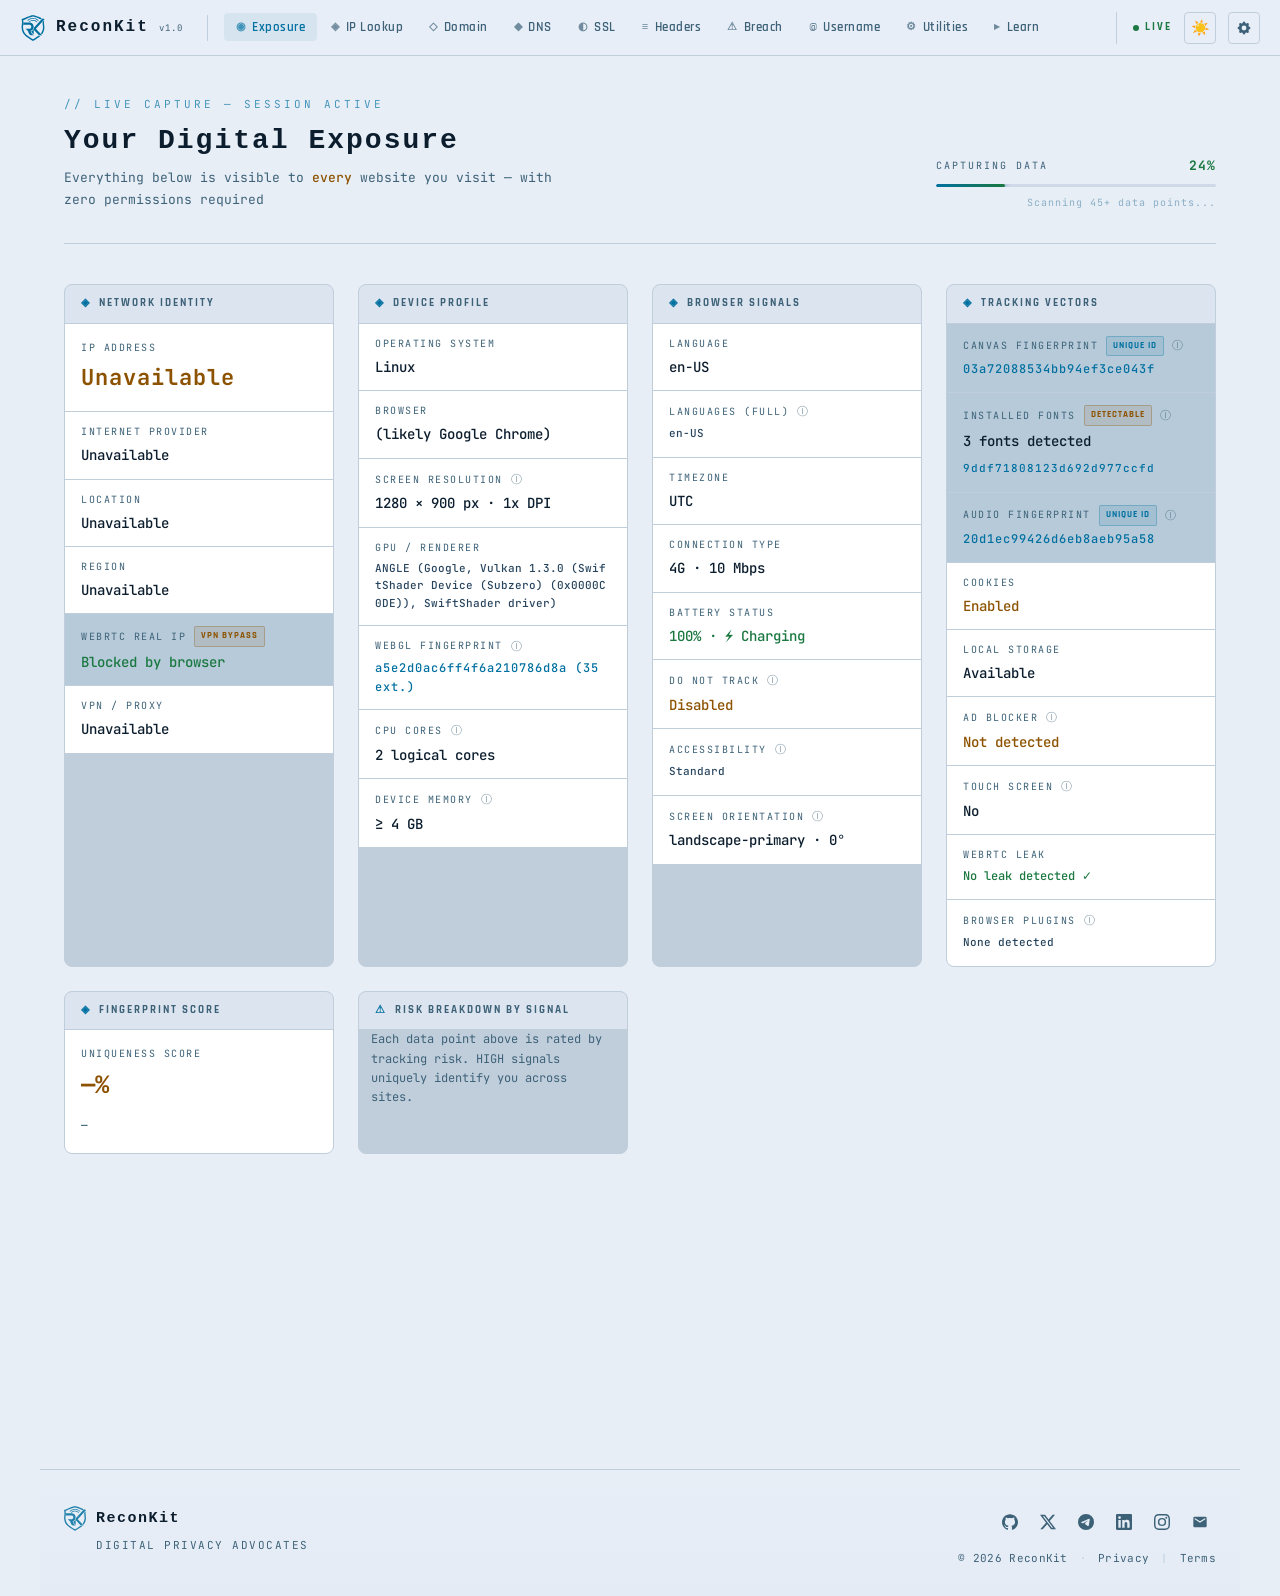
<file: index.html>
<!DOCTYPE html>
<html lang="en">
<head>
  <meta charset="UTF-8">
  <meta name="viewport" content="width=device-width, initial-scale=1.0">
  <title>ReconKit — OSINT & Security Toolkit</title>
  <link rel="icon" type="image/svg+xml" href="favicon.svg">
  <link rel="preconnect" href="https://fonts.googleapis.com">
  <link href="https://fonts.googleapis.com/css2?family=JetBrains+Mono:ital,wght@0,300;0,400;0,500;0,700;1,400&family=Rajdhani:wght@500;600;700&display=swap" rel="stylesheet">
  <link rel="stylesheet" href="style.css">
</head>
<body>

<!-- NAVBAR -->
<nav class="navbar">
  <div class="nav-brand">
    <svg class="brand-hex" viewBox="0 0 9290 10550" fill="currentColor" style="fill-rule:evenodd;clip-rule:evenodd;" xmlns="http://www.w3.org/2000/svg">
      <path d="M7738.643,8437.781c-229.147,205.572 -467.789,389.697 -703.908,565.479c-1114.948,830.036 -2030.496,1278.165 -2386.121,1546.74c-355.625,-268.575 -1271.173,-716.704 -2386.121,-1546.74c-992.158,-738.624 -2028.857,-1624.56 -2218.492,-3629.979c-111.076,-1174.645 409.417,-2019.546 -40.326,-3703.83c1127.549,-252.01 1302.457,-501.795 2350.921,-926.39c1008.709,-408.496 2249.348,-679.248 2294.019,-743.06c44.67,63.812 1285.309,334.564 2294.019,743.06c592.116,239.789 905.621,423.824 1269.45,583.993l-404.946,443.285c-292.314,-138.849 -597.246,-297.542 -1080.732,-493.339c-770.318,-311.955 -1676.519,-542.881 -2077.79,-662.424c-401.271,119.543 -1307.472,350.469 -2077.79,662.424c-888.25,359.714 -1173.841,594.193 -1885.724,810.47c113.005,657.268 90.599,1193.023 38.614,1685.485c-55.892,529.474 -157.93,999.179 -106.212,1546.096c168.79,1784.975 1105.891,2564.706 1988.987,3222.137c849.226,632.217 1582.847,1043.31 2042.125,1322.249c459.279,-278.939 1192.899,-690.032 2042.125,-1322.249c78.746,-58.623 157.921,-118.219 236.942,-179.413l10.745,11.292c39.325,41.324 93.875,64.716 150.92,64.716l649.296,0Zm1441.876,-6254.901c-232.519,1355.506 171.895,2141.487 72.709,3190.401c-108.025,1142.381 -490.921,1921.492 -983.874,2517.039l-399.044,-428.385c406.495,-515.525 718.763,-1184.225 809.416,-2142.885c51.717,-546.917 -50.321,-1016.622 -106.212,-1546.096c-29.149,-276.132 -48.998,-565.875 -40.89,-883.02l647.896,-707.054Z"/>
      <path d="M757.074,3054.361l2588.592,0c1143.381,107.417 1565.839,1035.322 1578.218,1703.075c10.329,557.218 -357.32,1576.962 -1358.002,1636.875c174.967,48.746 177.763,233.521 222.301,355.162c216.286,590.721 489.896,1028.26 1209.106,1479.975l-1313.774,0c-611.476,-348.765 -891.708,-931.44 -1062.969,-1704.033l-1036.612,-901.862l1728.68,0c348.713,-6.941 648.748,-425.699 648.473,-842.599c-0.269,-408.086 -295.963,-829.191 -625.202,-809.025l-2652.218,-1.256l73.405,-916.313Z"/>
      <path d="M8300.537,8229.448l-1211.191,0l-2165.462,-2275.57l-1.89,1971.713c-468.466,-295.407 -790.094,-766.552 -989.084,-1384.469c666.399,-244.93 1058.169,-743.455 1169.424,-1501.014l3313.419,-3627.119c231.004,89.548 500.173,172.882 874.126,256.461c-10.72,40.147 -20.889,79.818 -30.529,119.028l-3450.495,3765.555l-1.504,-1.094l2493.186,2676.509Z"/>
      <path d="M3165.897,2908.978l-203.126,-206.747c494.867,-486.198 1203.521,-674.932 1686.307,-673.384c443.551,1.422 1099.958,141.388 1678.029,669.793l-195.548,213.928c-511.238,-467.314 -1091.141,-592.63 -1483.41,-593.888c-424.208,-1.36 -1047.43,163.092 -1482.253,590.297Z"/>
      <path d="M2564.238,2420.863l-205.523,-204.364c649.341,-653.023 1503.795,-959.2 2290.191,-957.612c750.353,1.514 1553.165,256.371 2282.588,942.656l-198.607,211.091c-666.486,-627.07 -1398.956,-862.529 -2084.566,-863.912c-715.711,-1.444 -1493.108,277.817 -2084.083,872.142Z"/>
    </svg>
    <span class="brand-name">ReconKit</span>
    <span class="brand-tag">v1.0</span>
  </div>

  <div class="nav-tools" id="navTools">
    <button class="nav-btn active" data-tool="exposure">
      <span class="nav-icon">◉</span> Exposure
    </button>
    <button class="nav-btn" data-tool="ip">
      <span class="nav-icon">◈</span> IP Lookup
    </button>
    <button class="nav-btn" data-tool="domain">
      <span class="nav-icon">◇</span> Domain
    </button>
    <button class="nav-btn" data-tool="dns">
      <span class="nav-icon">◆</span> DNS
    </button>
    <button class="nav-btn" data-tool="ssl">
      <span class="nav-icon">◐</span> SSL
    </button>
    <button class="nav-btn" data-tool="headers">
      <span class="nav-icon">≡</span> Headers
    </button>
    <button class="nav-btn" data-tool="breach">
      <span class="nav-icon">⚠</span> Breach
    </button>
    <button class="nav-btn" data-tool="username">
      <span class="nav-icon">@</span> Username
    </button>
    <button class="nav-btn" data-tool="utils">
      <span class="nav-icon">⚙</span> Utilities
    </button>
    <a class="nav-btn" href="learn.html" style="text-decoration:none">
      <span class="nav-icon">▸</span> Learn
    </a>
  </div>

  <div class="nav-right">
    <div class="live-indicator">
      <span class="live-dot"></span>
      <span>LIVE</span>
    </div>
    <button class="theme-toggle" id="themeToggle" title="Toggle light/dark mode">🌙</button>
    <button class="settings-btn" id="settingsBtn" title="API Keys">
      <svg viewBox="0 0 20 20" fill="currentColor" width="16" height="16">
        <path fill-rule="evenodd" d="M11.49 3.17c-.38-1.56-2.6-1.56-2.98 0a1.532 1.532 0 01-2.286.948c-1.372-.836-2.942.734-2.106 2.106.54.886.061 2.042-.947 2.287-1.561.379-1.561 2.6 0 2.978a1.532 1.532 0 01.947 2.287c-.836 1.372.734 2.942 2.106 2.106a1.532 1.532 0 012.287.947c.379 1.561 2.6 1.561 2.978 0a1.533 1.533 0 012.287-.947c1.372.836 2.942-.734 2.106-2.106a1.533 1.533 0 01.947-2.287c1.561-.379 1.561-2.6 0-2.978a1.532 1.532 0 01-.947-2.287c.836-1.372-.734-2.942-2.106-2.106a1.532 1.532 0 01-2.287-.947zM10 13a3 3 0 100-6 3 3 0 000 6z" clip-rule="evenodd"/>
      </svg>
    </button>
    <button class="hamburger" id="hamburger">☰</button>
  </div>
</nav>

<!-- MAIN: YOUR EXPOSURE -->
<main class="exposure-main" id="exposureMain">

  <div class="exposure-header">
    <div class="exposure-title-block">
      <div class="exposure-eyebrow">// LIVE CAPTURE — SESSION ACTIVE</div>
      <h1 class="exposure-h1">Your Digital Exposure</h1>
      <p class="exposure-sub">Everything below is visible to <em>every</em> website you visit — with zero permissions required</p>
    </div>
    <div class="scan-block">
      <div class="scan-meta">
        <span id="scanLabel" class="scan-label">INITIALISING CAPTURE</span>
        <span id="scanPct" class="scan-pct">0%</span>
      </div>
      <div class="scan-track">
        <div class="scan-fill" id="scanFill"></div>
      </div>
      <div class="scan-status" id="scanStatus">Scanning 45+ data points...</div>
    </div>
  </div>

  <!-- FINGERPRINT GRID -->
  <div class="fp-grid">

    <!-- NETWORK IDENTITY -->
    <div class="fp-section">
      <div class="fp-section-header">
        <span class="section-bullet">◈</span>
        <span>Network Identity</span>
      </div>
      <div class="fp-card fp-card--large">
        <div class="fp-label">IP Address</div>
        <div class="fp-value fp-value--ip loading" id="v-ip">Resolving...</div>
      </div>
      <div class="fp-card">
        <div class="fp-label">Internet Provider</div>
        <div class="fp-value loading" id="v-isp">Resolving...</div>
      </div>
      <div class="fp-card">
        <div class="fp-label">Location</div>
        <div class="fp-value loading" id="v-loc">Resolving...</div>
      </div>
      <div class="fp-card">
        <div class="fp-label">Region</div>
        <div class="fp-value loading" id="v-reg">Resolving...</div>
      </div>
      <div class="fp-card fp-card--alert">
        <div class="fp-label">
          WebRTC Real IP
          <span class="fp-badge fp-badge--warn">VPN Bypass</span>
        </div>
        <div class="fp-value loading" id="v-webrtc">Probing...</div>
      </div>
      <div class="fp-card">
        <div class="fp-label">VPN / Proxy</div>
        <div class="fp-value loading" id="v-vpn">Checking...</div>
      </div>
    </div>

    <!-- DEVICE PROFILE -->
    <div class="fp-section">
      <div class="fp-section-header">
        <span class="section-bullet">◈</span>
        <span>Device Profile</span>
      </div>
      <div class="fp-card">
        <div class="fp-label">Operating System</div>
        <div class="fp-value" id="v-os">—</div>
      </div>
      <div class="fp-card">
        <div class="fp-label">Browser</div>
        <div class="fp-value" id="v-browser">—</div>
      </div>
      <div class="fp-card">
        <div class="fp-label">Screen Resolution</div>
        <div class="fp-value" id="v-screen">—</div>
      </div>
      <div class="fp-card">
        <div class="fp-label">GPU / Renderer</div>
        <div class="fp-value fp-value--small" id="v-gpu">—</div>
      </div>
      <div class="fp-card">
        <div class="fp-label">WebGL Fingerprint</div>
        <div class="fp-value fp-value--hash" id="v-webgl-hash">Generating...</div>
      </div>
      <div class="fp-card">
        <div class="fp-label">CPU Cores</div>
        <div class="fp-value" id="v-cpu">—</div>
      </div>
      <div class="fp-card">
        <div class="fp-label">Device Memory</div>
        <div class="fp-value" id="v-ram">—</div>
      </div>
    </div>

    <!-- BROWSER SIGNALS -->
    <div class="fp-section">
      <div class="fp-section-header">
        <span class="section-bullet">◈</span>
        <span>Browser Signals</span>
      </div>
      <div class="fp-card">
        <div class="fp-label">Language</div>
        <div class="fp-value" id="v-lang">—</div>
      </div>
      <div class="fp-card">
        <div class="fp-label">Languages (Full)</div>
        <div class="fp-value fp-value--small" id="v-langs">—</div>
      </div>
      <div class="fp-card">
        <div class="fp-label">Timezone</div>
        <div class="fp-value" id="v-tz">—</div>
      </div>
      <div class="fp-card">
        <div class="fp-label">Connection Type</div>
        <div class="fp-value" id="v-conn">—</div>
      </div>
      <div class="fp-card">
        <div class="fp-label">Battery Status</div>
        <div class="fp-value" id="v-battery">—</div>
      </div>
      <div class="fp-card">
        <div class="fp-label">Do Not Track</div>
        <div class="fp-value" id="v-dnt">—</div>
      </div>
      <div class="fp-card">
        <div class="fp-label">Accessibility</div>
        <div class="fp-value fp-value--small" id="v-a11y">—</div>
      </div>
      <div class="fp-card">
        <div class="fp-label">Screen Orientation</div>
        <div class="fp-value" id="v-orientation">—</div>
      </div>
    </div>

    <!-- TRACKING VECTORS -->
    <div class="fp-section">
      <div class="fp-section-header">
        <span class="section-bullet">◈</span>
        <span>Tracking Vectors</span>
      </div>
      <div class="fp-card fp-card--alert">
        <div class="fp-label">
          Canvas Fingerprint
          <span class="fp-badge fp-badge--info">Unique ID</span>
        </div>
        <div class="fp-value fp-value--hash" id="v-canvas">Generating...</div>
      </div>
      <div class="fp-card fp-card--alert">
        <div class="fp-label">
          Installed Fonts
          <span class="fp-badge fp-badge--warn">Detectable</span>
        </div>
        <div class="fp-value" id="v-fonts">Scanning...</div>
        <div class="fp-value fp-value--hash" style="font-size:11px;margin-top:4px" id="v-fonts-hash">—</div>
      </div>
      <div class="fp-card fp-card--alert">
        <div class="fp-label">
          Audio Fingerprint
          <span class="fp-badge fp-badge--info">Unique ID</span>
        </div>
        <div class="fp-value fp-value--hash" id="v-audio">Rendering...</div>
      </div>
      <div class="fp-card">
        <div class="fp-label">Cookies</div>
        <div class="fp-value" id="v-cookies">—</div>
      </div>
      <div class="fp-card">
        <div class="fp-label">Local Storage</div>
        <div class="fp-value" id="v-storage">—</div>
      </div>
      <div class="fp-card">
        <div class="fp-label">Ad Blocker</div>
        <div class="fp-value" id="v-adblock">—</div>
      </div>
      <div class="fp-card">
        <div class="fp-label">Touch Screen</div>
        <div class="fp-value" id="v-touch">—</div>
      </div>
      <div class="fp-card">
        <div class="fp-label">WebRTC Leak</div>
        <div class="fp-value" id="v-webrtc-local" style="font-size:12px">—</div>
      </div>
      <div class="fp-card">
        <div class="fp-label">Browser Plugins</div>
        <div class="fp-value fp-value--small" id="v-plugins">—</div>
      </div>
    </div>

    <!-- FINGERPRINT METRICS -->
    <div class="fp-section">
      <div class="fp-section-header">
        <span class="section-bullet">◈</span>
        <span>Fingerprint Score</span>
      </div>
      <div class="fp-card fp-card--large">
        <div class="fp-label">Uniqueness Score</div>
        <div class="fp-value" id="v-uniqueness-score" style="font-size: 24px; font-weight: 700; color: var(--amber);">—%</div>
        <div class="fp-value fp-value--small" id="v-uniqueness-estimate" style="margin-top: 8px; color: var(--text-muted)">—</div>
      </div>
    </div>

    <!-- RISK BREAKDOWN -->
    <div class="fp-section fp-section--risk-breakdown">
      <div class="fp-section-header">
        <span class="section-bullet">⚠</span>
        <span>Risk Breakdown by Signal</span>
      </div>
      <p style="font-size:12px;color:var(--text-muted);margin-bottom:12px;padding:0 12px">Each data point above is rated by tracking risk. HIGH signals uniquely identify you across sites.</p>
      <div id="risk-breakdown-container" style="display:grid;grid-template-columns:1fr 1fr 1fr;gap:8px;padding:0 12px 12px 12px;margin-bottom:0">
        <!-- Populated by JavaScript -->
      </div>
    </div>

  </div><!-- /fp-grid -->

  <!-- CTA BLOCK -->
  <div class="cta-block" id="ctaBlock">
    <div class="cta-captured" id="ctaCaptured"></div>
    <div id="cta-buttons-container" style="display:flex;gap:12px;flex-wrap:wrap;justify-content:center">
      <button class="cta-btn" id="ctaBtn" onclick="openPanel('learn')">
        <span>This took 3 seconds. Learn how to take it back</span>
        <span class="cta-arrow">→</span>
      </button>
      <button class="cta-btn" id="rescanBtn" style="display:none;border-color:var(--cyan);background:none" onclick="location.reload()">
        <span>🔄 Re-scan for Changes</span>
        <span class="cta-arrow">→</span>
      </button>
    </div>
    <p class="cta-sub">No data is stored. This runs entirely in your browser.</p>
  </div>

</main>

<!-- ─── TOOL PANEL (slides in from right) ─── -->
<div class="panel-backdrop" id="panelBackdrop" onclick="closePanel()"></div>
<aside class="tool-panel" id="toolPanel">
  <div class="panel-header">
    <div>
      <div class="panel-eyebrow" id="panelEyebrow">RECONKIT TOOL</div>
      <div class="panel-title" id="panelTitle">Tool Name</div>
    </div>
    <button class="panel-close" onclick="closePanel()">✕</button>
  </div>
  <div class="panel-body" id="panelBody">
    <!-- Dynamically loaded -->
  </div>
</aside>

<!-- ─── SETTINGS MODAL ─── -->
<div class="modal-overlay" id="settingsModal">
  <div class="modal">
    <div class="modal-header">
      <span>API Key Settings</span>
      <button class="modal-close" onclick="closeSettings()">✕</button>
    </div>
    <div class="modal-body">
      <p class="modal-note">Keys are saved locally in your browser. Never sent anywhere except the respective API.</p>
      <div class="api-row">
        <label>AbuseIPDB <a href="https://www.abuseipdb.com/register" target="_blank" rel="noopener">Get free key ↗</a></label>
        <input type="text" id="key-abuseipdb" placeholder="Paste your AbuseIPDB key...">
      </div>
      <div class="api-row">
        <label>VirusTotal <a href="https://www.virustotal.com/gui/join-us" target="_blank" rel="noopener">Get free key ↗</a></label>
        <input type="text" id="key-virustotal" placeholder="Paste your VirusTotal key...">
      </div>
      <div class="api-row">
        <label>HaveIBeenPwned <a href="https://haveibeenpwned.com/API/Key" target="_blank" rel="noopener">Get key ($3.50/mo) ↗</a></label>
        <input type="text" id="key-hibp" placeholder="Paste your HIBP key...">
      </div>
      <button class="btn-primary" onclick="saveAPIKeys()">Save Keys</button>
    </div>
  </div>
</div>

<!-- FOOTER -->
<footer class="site-footer">
  <div class="footer-inner">
    <div class="footer-left">
      <div class="footer-brand">
        <svg class="footer-hex" viewBox="0 0 9290 10550" fill="currentColor" style="fill-rule:evenodd;clip-rule:evenodd;" xmlns="http://www.w3.org/2000/svg">
          <path d="M7738.643,8437.781c-229.147,205.572 -467.789,389.697 -703.908,565.479c-1114.948,830.036 -2030.496,1278.165 -2386.121,1546.74c-355.625,-268.575 -1271.173,-716.704 -2386.121,-1546.74c-992.158,-738.624 -2028.857,-1624.56 -2218.492,-3629.979c-111.076,-1174.645 409.417,-2019.546 -40.326,-3703.83c1127.549,-252.01 1302.457,-501.795 2350.921,-926.39c1008.709,-408.496 2249.348,-679.248 2294.019,-743.06c44.67,63.812 1285.309,334.564 2294.019,743.06c592.116,239.789 905.621,423.824 1269.45,583.993l-404.946,443.285c-292.314,-138.849 -597.246,-297.542 -1080.732,-493.339c-770.318,-311.955 -1676.519,-542.881 -2077.79,-662.424c-401.271,119.543 -1307.472,350.469 -2077.79,662.424c-888.25,359.714 -1173.841,594.193 -1885.724,810.47c113.005,657.268 90.599,1193.023 38.614,1685.485c-55.892,529.474 -157.93,999.179 -106.212,1546.096c168.79,1784.975 1105.891,2564.706 1988.987,3222.137c849.226,632.217 1582.847,1043.31 2042.125,1322.249c459.279,-278.939 1192.899,-690.032 2042.125,-1322.249c78.746,-58.623 157.921,-118.219 236.942,-179.413l10.745,11.292c39.325,41.324 93.875,64.716 150.92,64.716l649.296,0Zm1441.876,-6254.901c-232.519,1355.506 171.895,2141.487 72.709,3190.401c-108.025,1142.381 -490.921,1921.492 -983.874,2517.039l-399.044,-428.385c406.495,-515.525 718.763,-1184.225 809.416,-2142.885c51.717,-546.917 -50.321,-1016.622 -106.212,-1546.096c-29.149,-276.132 -48.998,-565.875 -40.89,-883.02l647.896,-707.054Z"/>
          <path d="M757.074,3054.361l2588.592,0c1143.381,107.417 1565.839,1035.322 1578.218,1703.075c10.329,557.218 -357.32,1576.962 -1358.002,1636.875c174.967,48.746 177.763,233.521 222.301,355.162c216.286,590.721 489.896,1028.26 1209.106,1479.975l-1313.774,0c-611.476,-348.765 -891.708,-931.44 -1062.969,-1704.033l-1036.612,-901.862l1728.68,0c348.713,-6.941 648.748,-425.699 648.473,-842.599c-0.269,-408.086 -295.963,-829.191 -625.202,-809.025l-2652.218,-1.256l73.405,-916.313Z"/>
          <path d="M8300.537,8229.448l-1211.191,0l-2165.462,-2275.57l-1.89,1971.713c-468.466,-295.407 -790.094,-766.552 -989.084,-1384.469c666.399,-244.93 1058.169,-743.455 1169.424,-1501.014l3313.419,-3627.119c231.004,89.548 500.173,172.882 874.126,256.461c-10.72,40.147 -20.889,79.818 -30.529,119.028l-3450.495,3765.555l-1.504,-1.094l2493.186,2676.509Z"/>
          <path d="M3165.897,2908.978l-203.126,-206.747c494.867,-486.198 1203.521,-674.932 1686.307,-673.384c443.551,1.422 1099.958,141.388 1678.029,669.793l-195.548,213.928c-511.238,-467.314 -1091.141,-592.63 -1483.41,-593.888c-424.208,-1.36 -1047.43,163.092 -1482.253,590.297Z"/>
          <path d="M2564.238,2420.863l-205.523,-204.364c649.341,-653.023 1503.795,-959.2 2290.191,-957.612c750.353,1.514 1553.165,256.371 2282.588,942.656l-198.607,211.091c-666.486,-627.07 -1398.956,-862.529 -2084.566,-863.912c-715.711,-1.444 -1493.108,277.817 -2084.083,872.142Z"/>
        </svg>
        <span class="footer-brand-text">ReconKit</span>
      </div>
      <span class="footer-tagline">Digital Privacy Advocates</span>
    </div>
    <div class="footer-right">
      <div class="footer-social">
        <a href="#" class="footer-social-link" title="GitHub" aria-label="GitHub">
          <svg viewBox="0 0 24 24" xmlns="http://www.w3.org/2000/svg"><path d="M12 .297c-6.63 0-12 5.373-12 12 0 5.303 3.438 9.8 8.205 11.385.6.113.82-.258.82-.577 0-.285-.01-1.04-.015-2.04-3.338.724-4.042-1.61-4.042-1.61C4.422 18.07 3.633 17.7 3.633 17.7c-1.087-.744.084-.729.084-.729 1.205.084 1.838 1.236 1.838 1.236 1.07 1.835 2.809 1.305 3.495.998.108-.776.417-1.305.76-1.605-2.665-.3-5.466-1.332-5.466-5.93 0-1.31.465-2.38 1.235-3.22-.135-.303-.54-1.523.105-3.176 0 0 1.005-.322 3.3 1.23.96-.267 1.98-.399 3-.405 1.02.006 2.04.138 3 .405 2.28-1.552 3.285-1.23 3.285-1.23.645 1.653.24 2.873.12 3.176.765.84 1.23 1.91 1.23 3.22 0 4.61-2.805 5.625-5.475 5.92.42.36.81 1.096.81 2.22 0 1.606-.015 2.896-.015 3.286 0 .315.21.69.825.57C20.565 22.092 24 17.592 24 12.297c0-6.627-5.373-12-12-12"/></svg>
        </a>
        <a href="#" class="footer-social-link" title="X" aria-label="X">
          <svg viewBox="0 0 24 24" xmlns="http://www.w3.org/2000/svg"><path d="M18.901 1.153h3.68l-8.04 9.19L24 22.846h-7.406l-5.8-7.584-6.638 7.584H.474l8.6-9.83L0 1.154h7.594l5.243 6.932ZM17.61 20.644h2.039L6.486 3.24H4.298Z"/></svg>
        </a>
        <a href="#" class="footer-social-link" title="Telegram" aria-label="Telegram">
          <svg viewBox="0 0 24 24" xmlns="http://www.w3.org/2000/svg"><path d="M11.944 0A12 12 0 0 0 0 12a12 12 0 0 0 12 12 12 12 0 0 0 12-12A12 12 0 0 0 12 0a12 12 0 0 0-.056 0zm4.962 7.224c.1-.002.321.023.465.14a.506.506 0 0 1 .171.325c.016.093.036.306.02.472-.18 1.898-.962 6.502-1.36 8.627-.168.9-.499 1.201-.82 1.23-.696.065-1.225-.46-1.9-.902-1.056-.693-1.653-1.124-2.678-1.8-1.185-.78-.417-1.21.258-1.91.177-.184 3.247-2.977 3.307-3.23.007-.032.014-.15-.056-.212s-.174-.041-.249-.024c-.106.024-1.793 1.14-5.061 3.345-.48.33-.913.49-1.302.48-.428-.008-1.252-.241-1.865-.44-.752-.245-1.349-.374-1.297-.789.027-.216.325-.437.893-.663 3.498-1.524 5.83-2.529 6.998-3.014 3.332-1.386 4.025-1.627 4.476-1.635z"/></svg>
        </a>
        <a href="#" class="footer-social-link" title="LinkedIn" aria-label="LinkedIn">
          <svg viewBox="0 0 24 24" xmlns="http://www.w3.org/2000/svg"><path d="M20.447 20.452h-3.554v-5.569c0-1.328-.027-3.037-1.852-3.037-1.853 0-2.136 1.445-2.136 2.939v5.667H9.351V9h3.414v1.561h.046c.477-.9 1.637-1.85 3.37-1.85 3.601 0 4.267 2.37 4.267 5.455v6.286zM5.337 7.433a2.062 2.062 0 0 1-2.063-2.065 2.064 2.064 0 1 1 2.063 2.065zm1.782 13.019H3.555V9h3.564v11.452zM22.225 0H1.771C.792 0 0 .774 0 1.729v20.542C0 23.227.792 24 1.771 24h20.451C23.2 24 24 23.227 24 22.271V1.729C24 .774 23.2 0 22.222 0h.003z"/></svg>
        </a>
        <a href="#" class="footer-social-link" title="Instagram" aria-label="Instagram">
          <svg viewBox="0 0 24 24" xmlns="http://www.w3.org/2000/svg"><path d="M12 2.163c3.204 0 3.584.012 4.85.07 3.252.148 4.771 1.691 4.919 4.919.058 1.265.069 1.645.069 4.849 0 3.205-.012 3.584-.069 4.849-.149 3.225-1.664 4.771-4.919 4.919-1.266.058-1.644.07-4.85.07-3.204 0-3.584-.012-4.849-.07-3.26-.149-4.771-1.699-4.919-4.92-.058-1.265-.07-1.644-.07-4.849 0-3.204.013-3.583.07-4.849.149-3.227 1.664-4.771 4.919-4.919 1.266-.057 1.645-.069 4.849-.069zm0-2.163c-3.259 0-3.667.014-4.947.072-4.358.2-6.78 2.618-6.98 6.98-.059 1.281-.073 1.689-.073 4.948 0 3.259.014 3.668.072 4.948.2 4.358 2.618 6.78 6.98 6.98 1.281.058 1.689.072 4.948.072 3.259 0 3.668-.014 4.948-.072 4.354-.2 6.782-2.618 6.979-6.98.059-1.28.073-1.689.073-4.948 0-3.259-.014-3.667-.072-4.947-.196-4.354-2.617-6.78-6.979-6.98C15.668.014 15.259 0 12 0zm0 5.838a6.162 6.162 0 1 0 0 12.324 6.162 6.162 0 0 0 0-12.324zM12 16a4 4 0 1 1 0-8 4 4 0 0 1 0 8zm6.406-11.845a1.44 1.44 0 1 0 0 2.881 1.44 1.44 0 0 0 0-2.881z"/></svg>
        </a>
        <a href="mailto:#" class="footer-social-link" title="Email" aria-label="Email">
          <svg viewBox="0 0 24 24" xmlns="http://www.w3.org/2000/svg"><path d="M20 4H4c-1.1 0-2 .9-2 2v12c0 1.1.9 2 2 2h16c1.1 0 2-.9 2-2V6c0-1.1-.9-2-2-2zm0 4-8 5-8-5V6l8 5 8-5v2z"/></svg>
        </a>
      </div>
      <div class="footer-bottom-row">
        <span>&#169; 2026 ReconKit</span>
        <span class="footer-link-divider">&#183;</span>
        <a href="privacy.html" class="footer-link">Privacy</a>
        <span class="footer-link-divider">|</span>
        <a href="terms.html" class="footer-link">Terms</a>
      </div>
    </div>
  </div>
</footer>

<script src="script.js"></script>
</body>
</html>
</file>
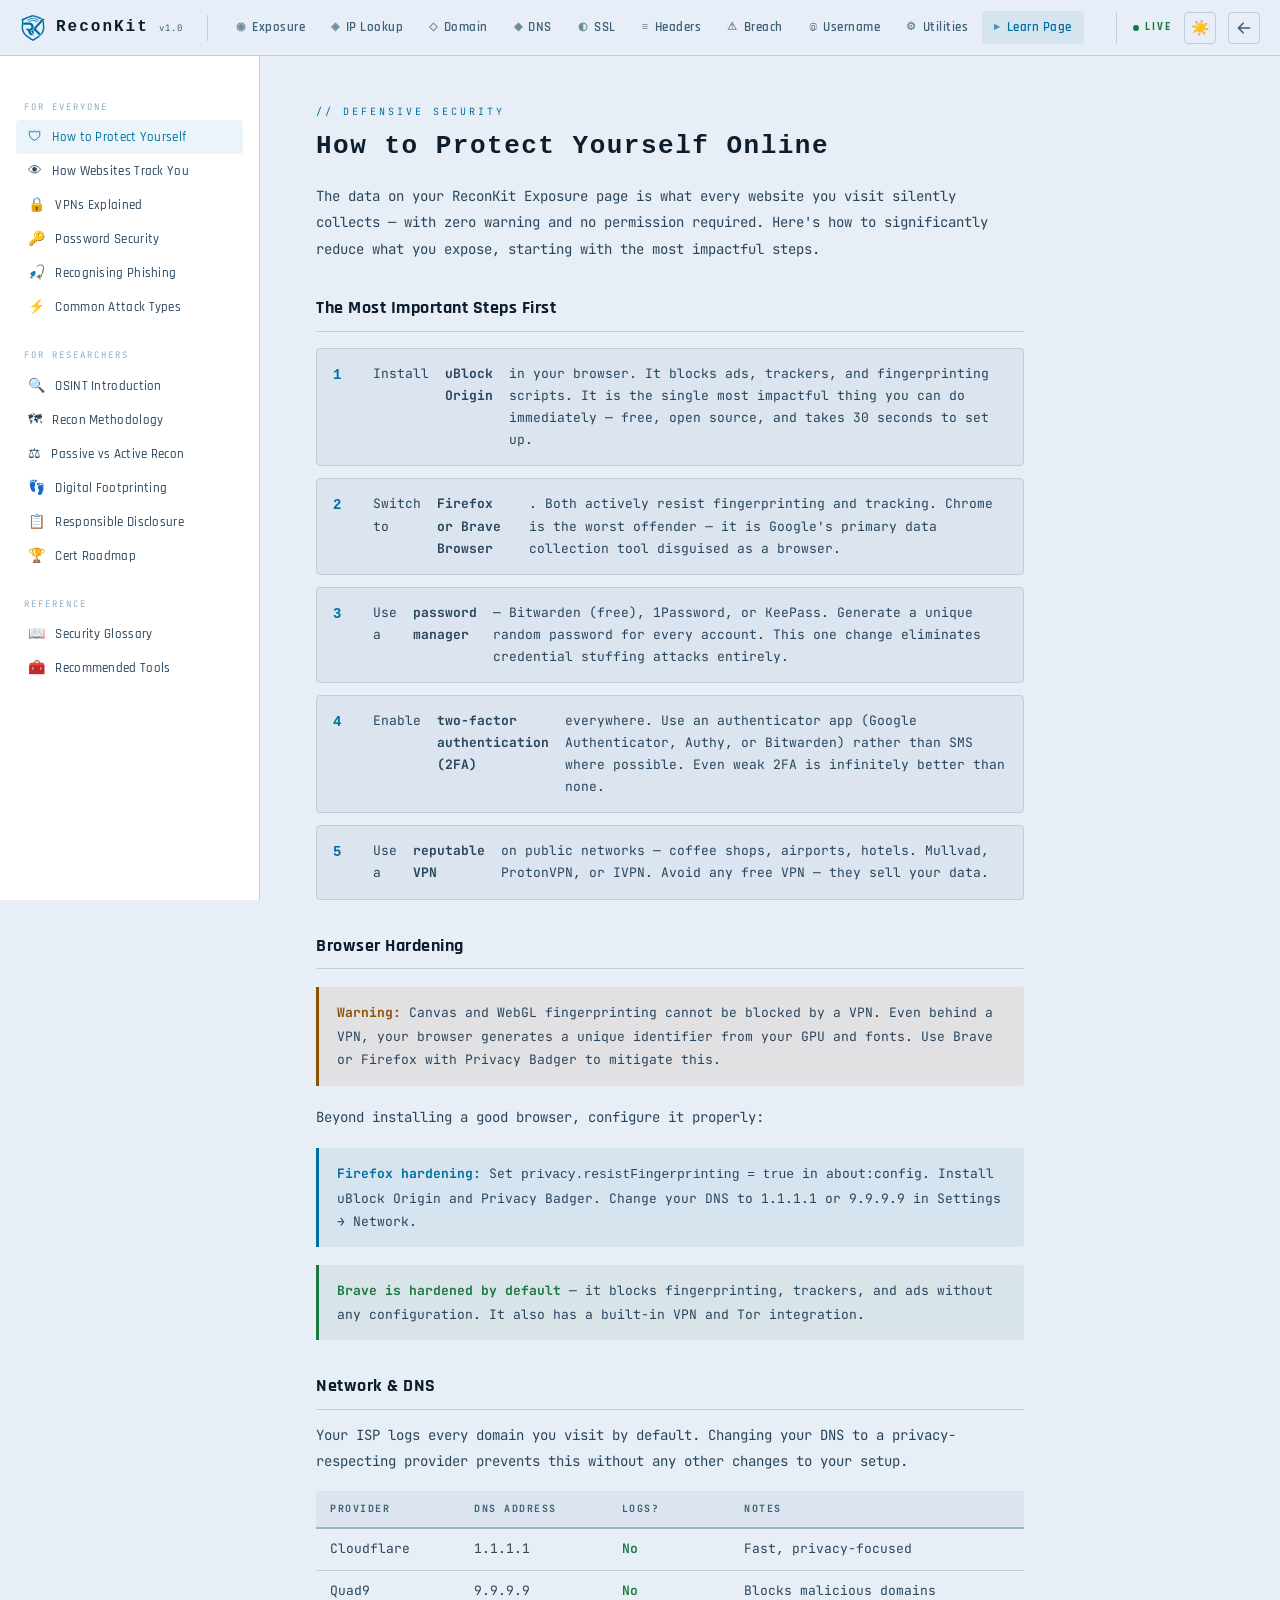
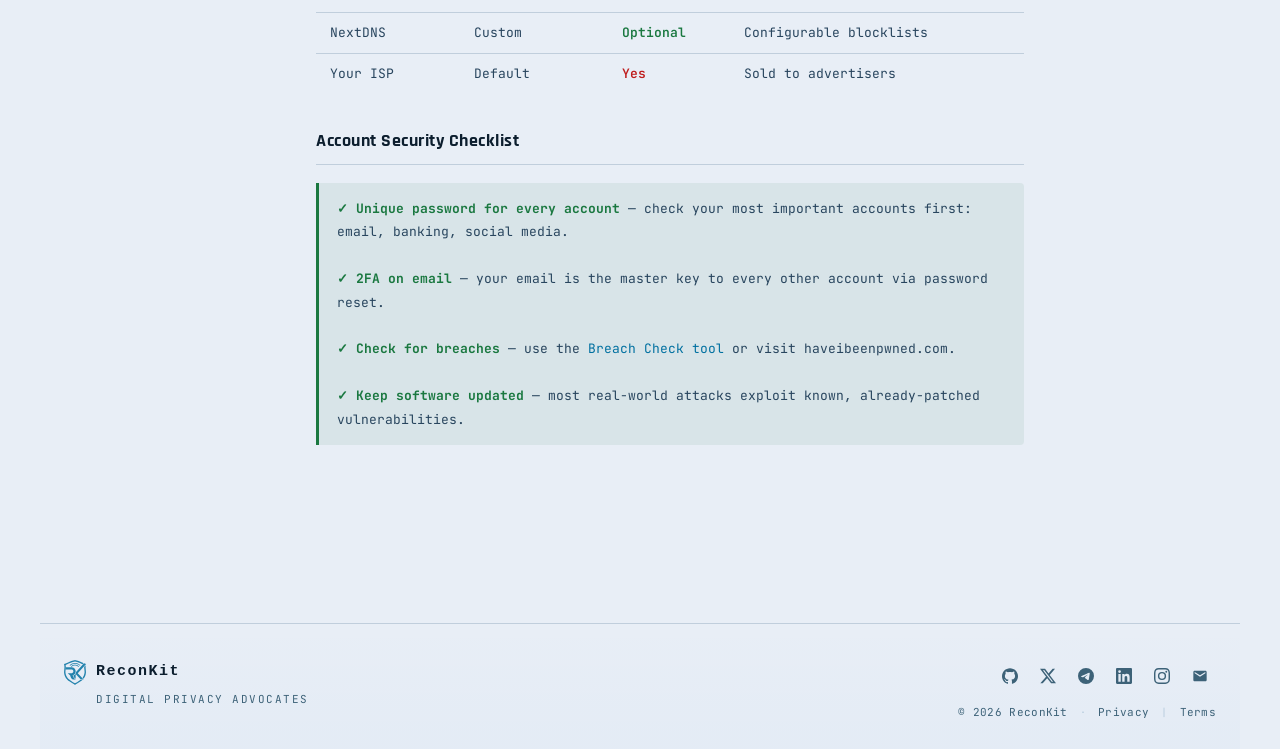
<file: learn.html>
<!DOCTYPE html>
<html lang="en">
<head>
  <meta charset="UTF-8">
  <meta name="viewport" content="width=device-width, initial-scale=1.0">
  <title>ReconKit — Learn & Protect</title>
  <link rel="icon" type="image/svg+xml" href="favicon.svg">
  <link rel="preconnect" href="https://fonts.googleapis.com">
  <link href="https://fonts.googleapis.com/css2?family=JetBrains+Mono:ital,wght@0,300;0,400;0,500;0,700;1,400&family=Rajdhani:wght@500;600;700&display=swap" rel="stylesheet">
  <link rel="stylesheet" href="style.css">
</head>
<body>

<!-- NAVBAR -->
<nav class="navbar">
  <div class="nav-brand">
    <svg class="brand-hex" viewBox="0 0 9290 10550" fill="currentColor" style="fill-rule:evenodd;clip-rule:evenodd;" xmlns="http://www.w3.org/2000/svg">
      <path d="M7738.643,8437.781c-229.147,205.572 -467.789,389.697 -703.908,565.479c-1114.948,830.036 -2030.496,1278.165 -2386.121,1546.74c-355.625,-268.575 -1271.173,-716.704 -2386.121,-1546.74c-992.158,-738.624 -2028.857,-1624.56 -2218.492,-3629.979c-111.076,-1174.645 409.417,-2019.546 -40.326,-3703.83c1127.549,-252.01 1302.457,-501.795 2350.921,-926.39c1008.709,-408.496 2249.348,-679.248 2294.019,-743.06c44.67,63.812 1285.309,334.564 2294.019,743.06c592.116,239.789 905.621,423.824 1269.45,583.993l-404.946,443.285c-292.314,-138.849 -597.246,-297.542 -1080.732,-493.339c-770.318,-311.955 -1676.519,-542.881 -2077.79,-662.424c-401.271,119.543 -1307.472,350.469 -2077.79,662.424c-888.25,359.714 -1173.841,594.193 -1885.724,810.47c113.005,657.268 90.599,1193.023 38.614,1685.485c-55.892,529.474 -157.93,999.179 -106.212,1546.096c168.79,1784.975 1105.891,2564.706 1988.987,3222.137c849.226,632.217 1582.847,1043.31 2042.125,1322.249c459.279,-278.939 1192.899,-690.032 2042.125,-1322.249c78.746,-58.623 157.921,-118.219 236.942,-179.413l10.745,11.292c39.325,41.324 93.875,64.716 150.92,64.716l649.296,0Zm1441.876,-6254.901c-232.519,1355.506 171.895,2141.487 72.709,3190.401c-108.025,1142.381 -490.921,1921.492 -983.874,2517.039l-399.044,-428.385c406.495,-515.525 718.763,-1184.225 809.416,-2142.885c51.717,-546.917 -50.321,-1016.622 -106.212,-1546.096c-29.149,-276.132 -48.998,-565.875 -40.89,-883.02l647.896,-707.054Z"/>
      <path d="M757.074,3054.361l2588.592,0c1143.381,107.417 1565.839,1035.322 1578.218,1703.075c10.329,557.218 -357.32,1576.962 -1358.002,1636.875c174.967,48.746 177.763,233.521 222.301,355.162c216.286,590.721 489.896,1028.26 1209.106,1479.975l-1313.774,0c-611.476,-348.765 -891.708,-931.44 -1062.969,-1704.033l-1036.612,-901.862l1728.68,0c348.713,-6.941 648.748,-425.699 648.473,-842.599c-0.269,-408.086 -295.963,-829.191 -625.202,-809.025l-2652.218,-1.256l73.405,-916.313Z"/>
      <path d="M8300.537,8229.448l-1211.191,0l-2165.462,-2275.57l-1.89,1971.713c-468.466,-295.407 -790.094,-766.552 -989.084,-1384.469c666.399,-244.93 1058.169,-743.455 1169.424,-1501.014l3313.419,-3627.119c231.004,89.548 500.173,172.882 874.126,256.461c-10.72,40.147 -20.889,79.818 -30.529,119.028l-3450.495,3765.555l-1.504,-1.094l2493.186,2676.509Z"/>
      <path d="M3165.897,2908.978l-203.126,-206.747c494.867,-486.198 1203.521,-674.932 1686.307,-673.384c443.551,1.422 1099.958,141.388 1678.029,669.793l-195.548,213.928c-511.238,-467.314 -1091.141,-592.63 -1483.41,-593.888c-424.208,-1.36 -1047.43,163.092 -1482.253,590.297Z"/>
      <path d="M2564.238,2420.863l-205.523,-204.364c649.341,-653.023 1503.795,-959.2 2290.191,-957.612c750.353,1.514 1553.165,256.371 2282.588,942.656l-198.607,211.091c-666.486,-627.07 -1398.956,-862.529 -2084.566,-863.912c-715.711,-1.444 -1493.108,277.817 -2084.083,872.142Z"/>
    </svg>
    <span class="brand-name">ReconKit</span>
    <span class="brand-tag">v1.0</span>
  </div>

  <div class="nav-tools" id="navTools">
    <a class="nav-btn" href="index.html" style="text-decoration:none"><span class="nav-icon">◉</span> Exposure</a>
    <a class="nav-btn" href="index.html" style="text-decoration:none"><span class="nav-icon">◈</span> IP Lookup</a>
    <a class="nav-btn" href="index.html" style="text-decoration:none"><span class="nav-icon">◇</span> Domain</a>
    <a class="nav-btn" href="index.html" style="text-decoration:none"><span class="nav-icon">◆</span> DNS</a>
    <a class="nav-btn" href="index.html" style="text-decoration:none"><span class="nav-icon">◐</span> SSL</a>
    <a class="nav-btn" href="index.html" style="text-decoration:none"><span class="nav-icon">≡</span> Headers</a>
    <a class="nav-btn" href="index.html" style="text-decoration:none"><span class="nav-icon">⚠</span> Breach</a>
    <a class="nav-btn" href="index.html" style="text-decoration:none"><span class="nav-icon">@</span> Username</a>
    <a class="nav-btn" href="index.html" style="text-decoration:none"><span class="nav-icon">⚙</span> Utilities</a>
    <a class="nav-btn active" href="learn.html" style="text-decoration:none"><span class="nav-icon">▸</span> Learn Page</a>
  </div>

  <div class="nav-right">
    <div class="live-indicator">
      <span class="live-dot"></span>
      <span>LIVE</span>
    </div>
    <button class="theme-toggle" id="themeToggle" title="Toggle light/dark mode">🌙</button>
    <a class="settings-btn" href="index.html" title="Back to toolkit" style="text-decoration:none;display:flex;align-items:center;justify-content:center;">
      <svg viewBox="0 0 20 20" fill="currentColor" width="16" height="16">
        <path fill-rule="evenodd" d="M9.707 16.707a1 1 0 01-1.414 0l-6-6a1 1 0 010-1.414l6-6a1 1 0 011.414 1.414L5.414 9H17a1 1 0 110 2H5.414l4.293 4.293a1 1 0 010 1.414z" clip-rule="evenodd"/>
      </svg>
    </a>
    <button class="hamburger" id="hamburger">☰</button>
  </div>
</nav>

<!-- LEARN PAGE LAYOUT -->
<div class="learn-page">

  <!-- SIDEBAR -->
  <aside class="learn-sidebar">

    <div class="learn-sidebar-section">
      <div class="learn-sidebar-group">For Everyone</div>
      <button class="learn-sidebar-link active" data-article="protect">
        <span class="sl-icon">🛡</span> How to Protect Yourself
      </button>
      <button class="learn-sidebar-link" data-article="tracking">
        <span class="sl-icon">👁</span> How Websites Track You
      </button>
      <button class="learn-sidebar-link" data-article="vpn">
        <span class="sl-icon">🔒</span> VPNs Explained
      </button>
      <button class="learn-sidebar-link" data-article="passwords">
        <span class="sl-icon">🔑</span> Password Security
      </button>
      <button class="learn-sidebar-link" data-article="phishing">
        <span class="sl-icon">🎣</span> Recognising Phishing
      </button>
      <button class="learn-sidebar-link" data-article="attacks">
        <span class="sl-icon">⚡</span> Common Attack Types
      </button>
    </div>

    <div class="learn-sidebar-section">
      <div class="learn-sidebar-group">For Researchers</div>
      <button class="learn-sidebar-link" data-article="osint-intro">
        <span class="sl-icon">🔍</span> OSINT Introduction
      </button>
      <button class="learn-sidebar-link" data-article="recon">
        <span class="sl-icon">🗺</span> Recon Methodology
      </button>
      <button class="learn-sidebar-link" data-article="passive-active">
        <span class="sl-icon">⚖</span> Passive vs Active Recon
      </button>
      <button class="learn-sidebar-link" data-article="footprinting">
        <span class="sl-icon">👣</span> Digital Footprinting
      </button>
      <button class="learn-sidebar-link" data-article="disclosure">
        <span class="sl-icon">📋</span> Responsible Disclosure
      </button>
      <button class="learn-sidebar-link" data-article="certpath">
        <span class="sl-icon">🏆</span> Cert Roadmap
      </button>
    </div>

    <div class="learn-sidebar-section">
      <div class="learn-sidebar-group">Reference</div>
      <button class="learn-sidebar-link" data-article="glossary">
        <span class="sl-icon">📖</span> Security Glossary
      </button>
      <button class="learn-sidebar-link" data-article="tools">
        <span class="sl-icon">🧰</span> Recommended Tools
      </button>
    </div>

  </aside>

  <!-- MAIN CONTENT -->
  <main class="learn-main">

    <!-- ── PROTECT YOURSELF ─────────────────────────────── -->
    <article class="learn-article active" id="art-protect">
      <div class="learn-article-eyebrow">// DEFENSIVE SECURITY</div>
      <h1>How to Protect Yourself Online</h1>
      <p>The data on your ReconKit Exposure page is what every website you visit silently collects — with zero warning and no permission required. Here's how to significantly reduce what you expose, starting with the most impactful steps.</p>

      <h2>The Most Important Steps First</h2>
      <div class="learn-steps">
        <div class="learn-step">Install <strong>uBlock Origin</strong> in your browser. It blocks ads, trackers, and fingerprinting scripts. It is the single most impactful thing you can do immediately — free, open source, and takes 30 seconds to set up.</div>
        <div class="learn-step">Switch to <strong>Firefox or Brave Browser</strong>. Both actively resist fingerprinting and tracking. Chrome is the worst offender — it is Google's primary data collection tool disguised as a browser.</div>
        <div class="learn-step">Use a <strong>password manager</strong> — Bitwarden (free), 1Password, or KeePass. Generate a unique random password for every account. This one change eliminates credential stuffing attacks entirely.</div>
        <div class="learn-step">Enable <strong>two-factor authentication (2FA)</strong> everywhere. Use an authenticator app (Google Authenticator, Authy, or Bitwarden) rather than SMS where possible. Even weak 2FA is infinitely better than none.</div>
        <div class="learn-step">Use a <strong>reputable VPN</strong> on public networks — coffee shops, airports, hotels. Mullvad, ProtonVPN, or IVPN. Avoid any free VPN — they sell your data.</div>
      </div>

      <h2>Browser Hardening</h2>
      <div class="learn-callout warn">
        <strong>Warning:</strong> Canvas and WebGL fingerprinting cannot be blocked by a VPN. Even behind a VPN, your browser generates a unique identifier from your GPU and fonts. Use Brave or Firefox with Privacy Badger to mitigate this.
      </div>
      <p>Beyond installing a good browser, configure it properly:</p>
      <div class="learn-callout">
        <strong>Firefox hardening:</strong> Set <code>privacy.resistFingerprinting = true</code> in about:config. Install uBlock Origin and Privacy Badger. Change your DNS to 1.1.1.1 or 9.9.9.9 in Settings → Network.
      </div>
      <div class="learn-callout good">
        <strong>Brave is hardened by default</strong> — it blocks fingerprinting, trackers, and ads without any configuration. It also has a built-in VPN and Tor integration.
      </div>

      <h2>Network & DNS</h2>
      <p>Your ISP logs every domain you visit by default. Changing your DNS to a privacy-respecting provider prevents this without any other changes to your setup.</p>
      <table class="learn-table">
        <thead><tr><th>Provider</th><th>DNS Address</th><th>Logs?</th><th>Notes</th></tr></thead>
        <tbody>
          <tr><td>Cloudflare</td><td>1.1.1.1</td><td class="good">No</td><td>Fast, privacy-focused</td></tr>
          <tr><td>Quad9</td><td>9.9.9.9</td><td class="good">No</td><td>Blocks malicious domains</td></tr>
          <tr><td>NextDNS</td><td>Custom</td><td class="good">Optional</td><td>Configurable blocklists</td></tr>
          <tr><td>Your ISP</td><td>Default</td><td class="bad">Yes</td><td>Sold to advertisers</td></tr>
        </tbody>
      </table>

      <h2>Account Security Checklist</h2>
      <div class="learn-callout good">
        <strong>✓ Unique password for every account</strong> — check your most important accounts first: email, banking, social media.<br><br>
        <strong>✓ 2FA on email</strong> — your email is the master key to every other account via password reset.<br><br>
        <strong>✓ Check for breaches</strong> — use the <a href="index.html">Breach Check tool</a> or visit haveibeenpwned.com.<br><br>
        <strong>✓ Keep software updated</strong> — most real-world attacks exploit known, already-patched vulnerabilities.
      </div>
    </article>

    <!-- ── HOW WEBSITES TRACK YOU ───────────────────────── -->
    <article class="learn-article" id="art-tracking">
      <div class="learn-article-eyebrow">// SURVEILLANCE MECHANICS</div>
      <h1>How Websites Track You</h1>
      <p>Most people know about cookies. But modern tracking is layered — websites use multiple techniques simultaneously, many of which are invisible and survive cookie deletion, VPN use, and private browsing. ReconKit demonstrates these in real time.</p>

      <h2>Layer 1 — IP Address</h2>
      <p>Your IP address is sent with every request you make. No permission, no opt-out. It reveals your approximate city, ISP, and sometimes your building or employer. Law enforcement can subpoena ISPs to tie an IP to an identity with a timestamp.</p>
      <div class="learn-callout warn">
        <strong>VPNs mask your real IP</strong> — but shift trust to the VPN provider. If they keep logs, your privacy is only as good as their policies.
      </div>

      <h2>Layer 2 — Browser Fingerprinting</h2>
      <p>Your browser leaks dozens of data points with every page visit — screen resolution, installed fonts, GPU model, timezone, language settings, and more. Combined, these create a unique "fingerprint" that identifies you even after clearing cookies.</p>
      <table class="learn-table">
        <thead><tr><th>Signal</th><th>What it reveals</th><th>Blockable?</th></tr></thead>
        <tbody>
          <tr><td>Canvas fingerprint</td><td>GPU rendering — uniquely identifies your device</td><td class="warn">Partial</td></tr>
          <tr><td>WebGL fingerprint</td><td>GPU vendor and model</td><td class="warn">Partial</td></tr>
          <tr><td>Audio fingerprint</td><td>Sound hardware characteristics</td><td class="warn">Partial</td></tr>
          <tr><td>Installed fonts</td><td>OS, region, installed software</td><td class="good">Yes (Brave)</td></tr>
          <tr><td>Screen resolution</td><td>Device type and monitor setup</td><td class="bad">No</td></tr>
          <tr><td>Timezone</td><td>Approximate location</td><td class="bad">No</td></tr>
          <tr><td>User agent</td><td>OS, browser, and version</td><td class="good">Spoofable</td></tr>
          <tr><td>Battery level</td><td>Weak cross-site identifier</td><td class="good">Deprecated</td></tr>
        </tbody>
      </table>

      <h2>Layer 3 — Third-Party Cookies & Trackers</h2>
      <p>When a website embeds a Google Analytics script, a Facebook Like button, or a Twitter widget, those third parties set cookies that follow you across every site where those scripts appear — which is most of the commercial web. This is how Facebook knows what you searched for on a competitor's site.</p>

      <h2>Layer 4 — WebRTC Leaks</h2>
      <p>WebRTC is a real-time communication protocol built into browsers for video calls. Even when you're behind a VPN, browsers can reveal your real local and public IP address through WebRTC to any page that asks. ReconKit's Exposure tab checks for this specifically.</p>
      <div class="learn-callout danger">
        <strong>This is why VPN alone is insufficient.</strong> A site can fingerprint your GPU, read your WebRTC IPs, and identify you across sessions — even if your VPN IP changes. You need fingerprint resistance, not just IP masking.
      </div>

      <h2>Layer 5 — Behavioural Biometrics</h2>
      <p>Advanced tracking captures how you move your mouse, how fast you type, scrolling patterns, and touch pressure on mobile. These patterns are highly unique and cannot be blocked by any browser extension. This is used by fraud detection systems and increasingly by ad networks.</p>
    </article>

    <!-- ── VPNs EXPLAINED ───────────────────────────────── -->
    <article class="learn-article" id="art-vpn">
      <div class="learn-article-eyebrow">// NETWORK PRIVACY</div>
      <h1>VPNs Explained</h1>
      <p>A VPN (Virtual Private Network) encrypts your internet traffic and routes it through a server in another location — masking your real IP from the websites you visit and encrypting traffic from your ISP. Understanding what VPNs actually protect (and don't) is critical.</p>

      <h2>What a VPN Does</h2>
      <div class="learn-callout good">
        <strong>✓ Hides your IP address</strong> from websites and services you visit.<br><br>
        <strong>✓ Encrypts your traffic</strong> from your ISP — they see you connected to a VPN, not what you browse.<br><br>
        <strong>✓ Protects you on public WiFi</strong> — prevents MITM attacks on open networks.<br><br>
        <strong>✓ Bypasses geographic restrictions</strong> — access region-locked content.
      </div>

      <h2>What a VPN Does NOT Do</h2>
      <div class="learn-callout danger">
        <strong>✗ Does not stop browser fingerprinting</strong> — canvas, WebGL, and font fingerprints are unaffected.<br><br>
        <strong>✗ Does not stop cookies</strong> already set on your device.<br><br>
        <strong>✗ Does not hide you from Google/Facebook</strong> when you're logged in — they track by account.<br><br>
        <strong>✗ Does not stop WebRTC leaks</strong> unless your browser is configured to prevent them.<br><br>
        <strong>✗ Does not make you anonymous</strong> — it shifts trust from your ISP to your VPN provider.
      </div>

      <h2>Choosing a VPN</h2>
      <p>The VPN market is full of providers with questionable privacy practices. Many free VPNs are funded by selling user data — the opposite of their stated purpose. The criteria that matter:</p>
      <table class="learn-table">
        <thead><tr><th>Provider</th><th>Logs?</th><th>Jurisdiction</th><th>Price</th><th>Audited?</th></tr></thead>
        <tbody>
          <tr><td><strong>Mullvad</strong></td><td class="good">No</td><td>Sweden</td><td>€5/mo</td><td class="good">Yes</td></tr>
          <tr><td><strong>ProtonVPN</strong></td><td class="good">No</td><td>Switzerland</td><td>Free–€8/mo</td><td class="good">Yes</td></tr>
          <tr><td><strong>IVPN</strong></td><td class="good">No</td><td>Gibraltar</td><td>$6/mo</td><td class="good">Yes</td></tr>
          <tr><td>ExpressVPN</td><td class="warn">Claims no</td><td>British Virgin Islands</td><td>$8/mo</td><td class="warn">Partial</td></tr>
          <tr><td>NordVPN</td><td class="warn">Claims no</td><td>Panama</td><td>$4/mo</td><td class="warn">Partial</td></tr>
          <tr><td>Free VPNs</td><td class="bad">Yes</td><td>Various</td><td>Free</td><td class="bad">No</td></tr>
        </tbody>
      </table>
      <div class="learn-callout warn">
        <strong>Mullvad accepts cash and cryptocurrency</strong> and doesn't require an email address to sign up. If anonymity matters to you, this is the most serious option available.
      </div>

      <h2>VPN vs Tor</h2>
      <p>Tor routes your traffic through multiple encrypted relays, making it much harder to trace. It's slower than a VPN and not suitable for streaming, but provides stronger anonymity for sensitive browsing. For most people, a trusted VPN is the right tool — Tor is for high-stakes situations where anonymity is critical.</p>
    </article>

    <!-- ── PASSWORD SECURITY ────────────────────────────── -->
    <article class="learn-article" id="art-passwords">
      <div class="learn-article-eyebrow">// AUTHENTICATION SECURITY</div>
      <h1>Password Security</h1>
      <p>Passwords remain the primary authentication mechanism for most systems. Understanding how they're attacked helps you build habits that are actually effective — not just security theatre.</p>

      <h2>How Passwords Are Attacked</h2>
      <table class="learn-table">
        <thead><tr><th>Attack</th><th>How it works</th><th>Defence</th></tr></thead>
        <tbody>
          <tr><td><strong>Credential stuffing</strong></td><td>Leaked password lists from old breaches tried on other services</td><td class="good">Unique passwords everywhere</td></tr>
          <tr><td><strong>Brute force</strong></td><td>Every possible combination tried sequentially</td><td class="good">Length — 16+ characters</td></tr>
          <tr><td><strong>Dictionary attack</strong></td><td>Common words and patterns tried first</td><td class="good">Random characters or passphrase</td></tr>
          <tr><td><strong>Phishing</strong></td><td>Fake login page captures your credentials</td><td class="good">2FA + check the URL</td></tr>
          <tr><td><strong>Keylogger</strong></td><td>Malware captures keystrokes</td><td class="good">Keep OS updated, use AV</td></tr>
        </tbody>
      </table>

      <h2>Length Beats Complexity</h2>
      <div class="learn-callout">
        <strong>A 20-character passphrase of random words</strong> is dramatically stronger than <code>Tr0ub@dor!</code>. Length exponentially increases brute-force time. A 16-character random password takes centuries to crack. An 8-character complex password can fall in hours with modern GPUs.
      </div>

      <h2>The Password Manager Case</h2>
      <p>You cannot memorise unique 20-character random passwords for 200 accounts. You don't need to. A password manager generates and stores them. You need one strong master password — make it a long passphrase you'll remember.</p>
      <div class="learn-callout good">
        <strong>Bitwarden</strong> — free, open source, audited, works everywhere. Best choice for most people.<br><br>
        <strong>1Password</strong> — polished, team/family features, $3/mo.<br><br>
        <strong>KeePass</strong> — local only, no cloud, maximum control for technical users.
      </div>

      <h2>Two-Factor Authentication</h2>
      <p>2FA means a stolen password alone cannot access your account. The second factor (an authenticator app code) expires every 30 seconds. Even if attackers have your password from a breach, they cannot log in without physical access to your phone.</p>
      <div class="learn-callout warn">
        <strong>SMS-based 2FA is weak</strong> — SIM swapping attacks can intercept text messages. Use an authenticator app (Authy, Google Authenticator, or the Bitwarden built-in authenticator) for important accounts.
      </div>

      <a href="index.html" class="learn-tool-link">⚙ Try the Password Generator in ReconKit Utilities →</a>
    </article>

    <!-- ── PHISHING ──────────────────────────────────────── -->
    <article class="learn-article" id="art-phishing">
      <div class="learn-article-eyebrow">// SOCIAL ENGINEERING</div>
      <h1>Recognising Phishing Attacks</h1>
      <p>Phishing is the most common attack vector globally — not because it's sophisticated, but because it works. It exploits human psychology rather than technical vulnerabilities. No firewall protects against a person willingly entering their credentials on a fake page.</p>

      <h2>Types of Phishing</h2>
      <table class="learn-table">
        <thead><tr><th>Type</th><th>Target</th><th>Method</th></tr></thead>
        <tbody>
          <tr><td><strong>Email phishing</strong></td><td>Mass — anyone</td><td>Fake "your account has been compromised" emails with malicious links</td></tr>
          <tr><td><strong>Spear phishing</strong></td><td>Specific individual</td><td>Personalised attack using researched information about you</td></tr>
          <tr><td><strong>Whaling</strong></td><td>Executives / high value</td><td>CEO fraud — impersonating leadership to authorise wire transfers</td></tr>
          <tr><td><strong>Smishing</strong></td><td>Mobile users</td><td>Fake SMS from "your bank" or delivery service</td></tr>
          <tr><td><strong>Vishing</strong></td><td>Phone users</td><td>Caller impersonates tech support, bank, or government</td></tr>
          <tr><td><strong>Clone phishing</strong></td><td>Email recipients</td><td>Exact copy of legitimate email with malicious links substituted</td></tr>
        </tbody>
      </table>

      <h2>Red Flags to Look For</h2>
      <div class="learn-callout warn">
        <strong>Check the actual domain carefully</strong> — paypa1.com, paypai.com, paypal.com.evil.net are not PayPal. The legitimate domain is always the part immediately before .com, .org, etc. Hover over any link before clicking to see the real destination.
      </div>
      <div class="learn-callout danger">
        <strong>Urgency is the primary weapon.</strong> "Your account will be suspended in 24 hours" — "Verify now or lose access" — "Immediate action required." Urgency bypasses critical thinking. Real companies don't threaten immediate consequences for routine security checks. If it feels urgent, slow down.
      </div>
      <p>Other red flags: requests for credentials via email, attachments you didn't expect, mismatched sender addresses (display name vs actual address), generic greetings ("Dear Customer" instead of your name), and requests to pay by gift card or wire transfer.</p>

      <h2>If You Clicked a Phishing Link</h2>
      <div class="learn-steps">
        <div class="learn-step">Do not enter any information. Close the tab immediately.</div>
        <div class="learn-step">If you entered credentials: change your password on the real site immediately, then enable 2FA if you haven't.</div>
        <div class="learn-step">If you downloaded a file: do not open it. Run a malware scan. Consider a system restore if you did open it.</div>
        <div class="learn-step">Check your email for forwarding rules — phishers often set rules to silently forward your email to themselves.</div>
        <div class="learn-step">Report the phishing email to your email provider and to the impersonated organisation.</div>
      </div>
    </article>

    <!-- ── COMMON ATTACKS ───────────────────────────────── -->
    <article class="learn-article" id="art-attacks">
      <div class="learn-article-eyebrow">// THREAT LANDSCAPE</div>
      <h1>Common Attack Types</h1>
      <p>Understanding attack vectors is the foundation of defence. You cannot protect against threats you don't understand. These are the most common techniques used against individuals and organisations.</p>

      <h2>Network Attacks</h2>
      <div class="learn-callout">
        <strong>Man-in-the-Middle (MITM).</strong> The attacker positions themselves between you and the server, intercepting and potentially modifying traffic. Most dangerous on public WiFi. HTTPS and VPNs mitigate this — always verify the padlock and certificate when handling sensitive data.
      </div>
      <div class="learn-callout warn">
        <strong>DNS Spoofing / Poisoning.</strong> Corrupted DNS responses redirect users to attacker-controlled servers even when they type the correct domain. Use DNSSEC-supporting resolvers and verify HTTPS certificates.
      </div>

      <h2>Web Application Attacks</h2>
      <div class="learn-callout">
        <strong>SQL Injection.</strong> Attacker inserts malicious SQL into a web form input, manipulating the database. Example: entering <code>' OR 1=1--</code> in a login form to bypass authentication. Prevented by parameterised queries and input sanitisation.
      </div>
      <div class="learn-callout warn">
        <strong>Cross-Site Scripting (XSS).</strong> Malicious JavaScript injected into a legitimate page runs in victims' browsers — stealing session cookies, redirecting users, or capturing keystrokes. Prevented by Content Security Policy headers and output encoding.
      </div>
      <div class="learn-callout">
        <strong>Cross-Site Request Forgery (CSRF).</strong> A malicious page secretly sends requests to a site where the victim is authenticated. The site cannot distinguish the legitimate user from the attack. Prevented by CSRF tokens and SameSite cookie attributes.
      </div>

      <h2>Endpoint Attacks</h2>
      <div class="learn-callout danger">
        <strong>Ransomware.</strong> Malware encrypts all your files and demands payment for the decryption key. Spreads through phishing emails, malicious downloads, and unpatched vulnerabilities. Defence: regular offline backups, software updates, and email vigilance.
      </div>
      <div class="learn-callout warn">
        <strong>Credential Stuffing.</strong> Using lists of leaked username/password pairs from breaches to try other services. Works because most people reuse passwords. Defence: unique passwords + 2FA everywhere.
      </div>

      <h2>Social Engineering</h2>
      <p>Manipulating people rather than systems — pretexting, impersonation, urgency tactics. No technical control fully defends against a sufficiently convincing human attacker. Defences are organisational: verification procedures, scepticism about unsolicited contact, and training.</p>
    </article>

    <!-- ── OSINT INTRODUCTION ────────────────────────────── -->
    <article class="learn-article" id="art-osint-intro">
      <div class="learn-article-eyebrow">// OPEN SOURCE INTELLIGENCE</div>
      <h1>Introduction to OSINT</h1>
      <p>OSINT — Open Source Intelligence — is the practice of collecting and analysing information from publicly available sources to produce actionable intelligence. Everything ReconKit does is OSINT. It is legal, ethical (when used appropriately), and a foundational skill in cybersecurity.</p>

      <h2>What Counts as "Open Source"?</h2>
      <p>Open source does not mean just code repositories. In an intelligence context, it means anything publicly available without requiring unauthorised access:</p>
      <div class="learn-callout">
        <strong>Public sources include:</strong> websites and web archives, social media profiles, DNS records, WHOIS registration data, SSL certificate logs (crt.sh), job postings, court records, company filings, academic publications, code repositories, news articles, and any data indexed by search engines.
      </div>

      <h2>OSINT in Cybersecurity</h2>
      <table class="learn-table">
        <thead><tr><th>Use Case</th><th>Who Uses It</th><th>Purpose</th></tr></thead>
        <tbody>
          <tr><td>Reconnaissance</td><td>Penetration testers</td><td>Map attack surface before an authorised test</td></tr>
          <tr><td>Threat intelligence</td><td>SOC analysts</td><td>Identify indicators of compromise and attacker infrastructure</td></tr>
          <tr><td>Incident response</td><td>IR teams</td><td>Trace attacker origins and identify compromised assets</td></tr>
          <tr><td>Digital forensics</td><td>Investigators</td><td>Build evidence chains from public data</td></tr>
          <tr><td>Red teaming</td><td>Red teams</td><td>Simulate realistic attacker behaviour against an organisation</td></tr>
          <tr><td>Brand monitoring</td><td>Security teams</td><td>Detect phishing domains and data leaks referencing the organisation</td></tr>
        </tbody>
      </table>

      <h2>The OSINT Framework</h2>
      <p>OSINT Framework (osintframework.com) is a community-maintained visual map of OSINT sources and tools, organised by data type. It's an essential reference for understanding what kinds of data are publicly available and how to find them systematically.</p>

      <h2>Legal and Ethical Boundaries</h2>
      <div class="learn-callout danger">
        <strong>OSINT does not mean anything goes.</strong> Even with public data: aggregating personal information about private individuals for harassment is illegal in most jurisdictions. Accessing data behind a login — even if you have credentials — crosses into computer misuse law. The Computer Misuse Act (UK), CFAA (US), and Kenya's Computer Misuse and Cybercrimes Act all apply.
      </div>
      <p>The ethical test is intent and consent. Researching your own exposure, conducting authorised penetration tests, or working in legitimate threat intelligence are all lawful. Researching individuals without their knowledge for personal or commercial advantage is a grey area that often crosses legal lines.</p>
    </article>

    <!-- ── RECON METHODOLOGY ─────────────────────────────── -->
    <article class="learn-article" id="art-recon">
      <div class="learn-article-eyebrow">// INTELLIGENCE METHODOLOGY</div>
      <h1>Reconnaissance Methodology</h1>
      <p>Effective reconnaissance follows a structured methodology — not just "Google things and see what appears." A systematic approach ensures you build a comprehensive picture of an organisation's attack surface without missing critical elements.</p>

      <h2>The Reconnaissance Kill Chain</h2>
      <div class="learn-steps">
        <div class="learn-step"><strong>Define scope.</strong> What is the target? What's in scope (domains, IPs, subsidiaries) vs out of scope? Document this before starting. Never operate beyond agreed scope in an authorised engagement.</div>
        <div class="learn-step"><strong>Passive reconnaissance.</strong> Gather information without touching the target's infrastructure. DNS records, WHOIS, certificate logs, Shodan, Google Dorks, social media, job postings. Target is unaware.</div>
        <div class="learn-step"><strong>Infrastructure mapping.</strong> Identify IP ranges, ASNs, hosting providers, CDN usage, and cloud infrastructure. Tools: Hurricane Electric BGP toolkit, Shodan, Censys.</div>
        <div class="learn-step"><strong>Subdomain enumeration.</strong> Discover subdomains using certificate transparency (crt.sh), DNS brute forcing, and passive DNS databases. Subdomains often reveal development environments, admin panels, and legacy systems.</div>
        <div class="learn-step"><strong>Technology fingerprinting.</strong> Identify web frameworks, CMS platforms, server software, JavaScript libraries, and analytics tools. Tools: Wappalyzer, WhatWeb, BuiltWith.</div>
        <div class="learn-step"><strong>People & credentials.</strong> Identify key personnel via LinkedIn, breach databases (HaveIBeenPwned, DeHashed), GitHub commits, email pattern discovery. Social engineering starts here.</div>
        <div class="learn-step"><strong>Document and analyse.</strong> Consolidate findings into a structured report. Identify the most promising attack paths. Never act on findings without proper authorisation.</div>
      </div>

      <h2>Key OSINT Data Sources for Recon</h2>
      <table class="learn-table">
        <thead><tr><th>Source</th><th>URL</th><th>What it reveals</th></tr></thead>
        <tbody>
          <tr><td>crt.sh</td><td>crt.sh</td><td>All SSL certs issued — reveals subdomains</td></tr>
          <tr><td>Shodan</td><td>shodan.io</td><td>Internet-connected devices, open ports, banners</td></tr>
          <tr><td>Censys</td><td>search.censys.io</td><td>Similar to Shodan, different scan coverage</td></tr>
          <tr><td>VirusTotal</td><td>virustotal.com</td><td>Domain/IP reputation, passive DNS</td></tr>
          <tr><td>SecurityTrails</td><td>securitytrails.com</td><td>Historical DNS, subdomain discovery</td></tr>
          <tr><td>OSINT Framework</td><td>osintframework.com</td><td>Comprehensive source map</td></tr>
          <tr><td>Google Dorks</td><td>google.com</td><td>Exposed files, admin panels via search operators</td></tr>
          <tr><td>Wayback Machine</td><td>web.archive.org</td><td>Historical site versions, old endpoints</td></tr>
        </tbody>
      </table>

      <a href="index.html" class="learn-tool-link">🔍 Try the Domain, DNS & SSL tools in ReconKit →</a>
    </article>

    <!-- ── PASSIVE VS ACTIVE ─────────────────────────────── -->
    <article class="learn-article" id="art-passive-active">
      <div class="learn-article-eyebrow">// RECON TECHNIQUES</div>
      <h1>Passive vs Active Reconnaissance</h1>
      <p>The distinction between passive and active reconnaissance is not just technical — it has legal and ethical implications. Understanding when you're crossing from passive observation into active probing is fundamental to operating lawfully.</p>

      <h2>Passive Reconnaissance</h2>
      <p>Passive recon gathers information without directly interacting with the target's systems. The target cannot detect your activity because you never touch their infrastructure.</p>
      <div class="learn-callout good">
        <strong>Examples of passive recon:</strong><br>
        — Searching Google for target information<br>
        — Reading WHOIS registration records<br>
        — Querying crt.sh for SSL certificates<br>
        — Searching Shodan (data already indexed)<br>
        — Reading the target's public website<br>
        — Searching LinkedIn for employees<br>
        — Checking HaveIBeenPwned for breached emails<br>
        — Reviewing GitHub for accidentally committed secrets
      </div>
      <p>Passive recon is almost universally legal. You're consuming publicly available data through normal channels.</p>

      <h2>Active Reconnaissance</h2>
      <p>Active recon involves directly probing the target's systems. You generate traffic that hits their servers and can potentially be detected and logged.</p>
      <div class="learn-callout danger">
        <strong>Examples of active recon:</strong><br>
        — Port scanning (Nmap) against their IP ranges<br>
        — DNS zone transfer attempts<br>
        — Web crawling their application<br>
        — Sending requests to discover hidden paths<br>
        — Banner grabbing from their services<br>
        — Fuzzing web forms or APIs<br>
        — Attempting authentication against login pages
      </div>
      <div class="learn-callout warn">
        <strong>Active recon without explicit written authorisation is illegal</strong> in most jurisdictions — including Kenya (Computer Misuse and Cybercrimes Act 2018), UK (Computer Misuse Act), and US (CFAA). Even if your intent is benign, unauthorised port scanning constitutes an offence in most countries. Always have written scope and authorisation.
      </div>

      <h2>The Grey Zone</h2>
      <p>Some techniques sit between passive and active. Visiting a public website generates server logs — is that active? Using Shodan's already-indexed data is passive, but Shodan scanning your target on demand is active. Generally: if you generate new traffic to their systems, it's active regardless of what tool you use.</p>

      <h2>ReconKit and This Distinction</h2>
      <p>ReconKit deliberately uses only passive techniques and public third-party APIs. The Domain, DNS, SSL, and WHOIS tools query existing databases — not the target directly. This means ReconKit is safe to use for research without risk of generating unauthorised traffic to target systems.</p>
    </article>

    <!-- ── DIGITAL FOOTPRINTING ──────────────────────────── -->
    <article class="learn-article" id="art-footprinting">
      <div class="learn-article-eyebrow">// IDENTITY EXPOSURE</div>
      <h1>Digital Footprinting</h1>
      <p>Your digital footprint is the total body of data that exists about you online — some you created deliberately, much you left without realising. Understanding your own footprint is the first step in both protecting your privacy and understanding how attackers profile targets.</p>

      <h2>Active vs Passive Footprint</h2>
      <table class="learn-table">
        <thead><tr><th>Type</th><th>Examples</th><th>Control?</th></tr></thead>
        <tbody>
          <tr><td><strong>Active</strong></td><td>Social media posts, forum comments, blog articles, GitHub commits, LinkedIn profile</td><td class="warn">Partial — you created it, you can delete it (mostly)</td></tr>
          <tr><td><strong>Passive</strong></td><td>Server logs, tracking pixels, advertising profiles, data broker records, WHOIS registration, surveillance camera footage</td><td class="bad">Minimal — collected without your action</td></tr>
        </tbody>
      </table>

      <h2>What a Skilled OSINT Analyst Can Find About You</h2>
      <div class="learn-callout warn">
        Given just your email address or username, an experienced analyst can typically: identify your real name, find all social media profiles, approximate your location from geo-tagged posts, identify your employer and job title, find your phone number from data broker sites, identify your approximate income from public records, and potentially find your home address. This is not hypothetical — it's routine in investigations.
      </div>

      <h2>Reducing Your Footprint</h2>
      <div class="learn-steps">
        <div class="learn-step">Google yourself — and your email addresses, phone numbers, and usernames. Use site-specific operators: <code>site:linkedin.com "your name"</code></div>
        <div class="learn-step">Opt out of data brokers — Spokeo, WhitePages, BeenVerified, Intelius all have opt-out forms. It's tedious but effective. Services like DeleteMe automate this.</div>
        <div class="learn-step">Review your social media privacy settings. Default settings on most platforms are maximally public. Audit what's visible to non-connections.</div>
        <div class="learn-step">Remove geolocation data from photos before posting. Modern smartphones embed GPS coordinates in EXIF metadata. Tools like ExifTool can strip this.</div>
        <div class="learn-step">Use separate emails for different purposes — one for finance, one for social, one for shopping, one for throwaway registrations. Proton Mail for sensitive communication.</div>
      </div>

      <a href="index.html" class="learn-tool-link">🔍 Check your username exposure across platforms →</a>
    </article>

    <!-- ── RESPONSIBLE DISCLOSURE ────────────────────────── -->
    <article class="learn-article" id="art-disclosure">
      <div class="learn-article-eyebrow">// ETHICS & PRACTICE</div>
      <h1>Responsible Disclosure</h1>
      <p>If you find a security vulnerability in someone else's system — a website, application, or service — responsible disclosure is the ethical and increasingly legally expected way to handle it. This is distinct from both doing nothing and from exploiting the vulnerability.</p>

      <h2>The Core Principle</h2>
      <p>Give the affected organisation a reasonable opportunity to fix the vulnerability before making it public. This balances the public's right to know about security issues against the harm that would come from immediate public disclosure while the vulnerability is still exploitable.</p>

      <h2>The Responsible Disclosure Process</h2>
      <div class="learn-steps">
        <div class="learn-step"><strong>Document the vulnerability thoroughly.</strong> Note the affected URL or component, the steps to reproduce, the potential impact, and proof-of-concept evidence. Do not exploit further than necessary to demonstrate the issue.</div>
        <div class="learn-step"><strong>Find the right contact.</strong> Look for a security.txt file at <code>domain.com/security.txt</code>, a bug bounty programme on HackerOne or Bugcrowd, or a security@ email address. Many organisations have published vulnerability disclosure policies.</div>
        <div class="learn-step"><strong>Report clearly and professionally.</strong> Include all documentation. State that you're reporting in good faith and are not demanding payment. Give a reasonable timeline — 90 days is the industry standard established by Google Project Zero.</div>
        <div class="learn-step"><strong>Wait for acknowledgement and patch.</strong> Track the deadline. Most organisations will respond and fix within 90 days if they take security seriously. Some will offer a reward (bug bounty) even without a formal programme.</div>
        <div class="learn-step"><strong>Disclose publicly after the deadline.</strong> If the organisation has not patched after 90 days and is not communicating, coordinated disclosure to a CVE database or security researcher community is appropriate. Always err on the side of delay if there's genuine ongoing remediation effort.</div>
      </div>

      <h2>Bug Bounty Programmes</h2>
      <p>Many organisations pay researchers for finding vulnerabilities through formal bug bounty programmes. Platforms like HackerOne and Bugcrowd host these programmes and provide clear rules of engagement, payment structures, and legal protection for researchers operating within scope.</p>
      <div class="learn-callout good">
        <strong>Bug bounty as a career path:</strong> Top researchers earn six figures annually from bug bounties alone. The top HackerOne researchers have earned over $1 million. This is a legitimate and growing career path in cybersecurity that requires the same skills as penetration testing — ethical hacking skills you can develop on platforms like TryHackMe, HackTheBox, and CTF competitions.
      </div>

      <h2>What Not to Do</h2>
      <div class="learn-callout danger">
        <strong>Never:</strong> Access, copy, or exfiltrate data beyond what's necessary to prove the vulnerability. Demand payment before reporting. Publicly disclose without giving the organisation a reasonable time to respond. Continue testing after you've found and documented the vulnerability. Use the vulnerability for any personal gain. These actions convert ethical disclosure into criminal activity.
      </div>
    </article>

    <!-- ── CERT ROADMAP ──────────────────────────────────── -->
    <article class="learn-article" id="art-certpath">
      <div class="learn-article-eyebrow">// CAREER DEVELOPMENT</div>
      <h1>Cybersecurity Certification Roadmap</h1>
      <p>Certifications in cybersecurity serve two purposes: structured learning and market signalling to employers. The right path depends on which specialisation you're targeting. Here's an honest, opinionated guide to the certifications that actually move the needle.</p>

      <h2>The Foundation Layer — Start Here</h2>
      <table class="learn-table">
        <thead><tr><th>Cert</th><th>Provider</th><th>Cost</th><th>Value</th></tr></thead>
        <tbody>
          <tr><td><strong>CompTIA Security+</strong></td><td>CompTIA</td><td>~$400</td><td class="good">Global baseline. Required or preferred on most entry-level job postings. Do this first.</td></tr>
          <tr><td><strong>Google Cybersecurity Cert</strong></td><td>Coursera</td><td>~$50/mo</td><td class="good">Practical, builds portfolio projects, well-regarded for beginners. Good supplement.</td></tr>
          <tr><td><strong>CompTIA Network+</strong></td><td>CompTIA</td><td>~$350</td><td class="warn">Useful if you lack networking fundamentals. Skip if you already understand TCP/IP, routing, subnetting.</td></tr>
        </tbody>
      </table>

      <h2>Specialisation Tracks</h2>
      <p>After Security+, choose your lane. The three main paths in cybersecurity employment:</p>

      <h2>Track A — Security Analyst (Blue Team)</h2>
      <p>Monitoring, threat detection, incident response. Best combined with data science skills.</p>
      <table class="learn-table">
        <thead><tr><th>Cert</th><th>Cost</th><th>Notes</th></tr></thead>
        <tbody>
          <tr><td>CompTIA CySA+</td><td>~$400</td><td>Security analyst focused, high employer recognition</td></tr>
          <tr><td>Splunk Core Certified User</td><td>Free training + ~$130 exam</td><td>SIEM tool used by most SOCs globally — very practical</td></tr>
          <tr><td>Microsoft SC-200</td><td>~$165</td><td>Security Operations Analyst using Microsoft Sentinel</td></tr>
          <tr><td>CISSP</td><td>~$700</td><td>Senior/management level. Requires 5 years experience. Long-term goal.</td></tr>
        </tbody>
      </table>

      <h2>Track B — Cloud Security</h2>
      <p>Fastest-growing segment. Security skills + cloud knowledge = premium salary.</p>
      <table class="learn-table">
        <thead><tr><th>Cert</th><th>Cost</th><th>Notes</th></tr></thead>
        <tbody>
          <tr><td>Microsoft AZ-900</td><td>~$165</td><td>Azure fundamentals — baseline before security specialisation</td></tr>
          <tr><td>Microsoft AZ-500</td><td>~$165</td><td>Azure Security Engineer. Highly valued in UK/EU markets.</td></tr>
          <tr><td>AWS Security Specialty</td><td>~$300</td><td>For AWS environments — strong in US market</td></tr>
          <tr><td>SC-100</td><td>~$165</td><td>Microsoft Cybersecurity Architect — senior level</td></tr>
        </tbody>
      </table>

      <h2>Track C — Penetration Testing (Red Team)</h2>
      <p>The most visible path. Hardest to enter without experience but highest earning ceiling.</p>
      <table class="learn-table">
        <thead><tr><th>Cert</th><th>Cost</th><th>Notes</th></tr></thead>
        <tbody>
          <tr><td>eJPT (eLearnSecurity)</td><td>~$200</td><td>Good entry point — practical exam, affordable, respected</td></tr>
          <tr><td>CEH (EC-Council)</td><td>~$1,200</td><td>Known brand, especially in UK/Middle East. More theoretical than OSCP.</td></tr>
          <tr><td><strong>OSCP (Offensive Security)</strong></td><td>~$1,500</td><td class="good">The gold standard. 24-hour practical exam. Opens senior roles internationally. Work toward this.</td></tr>
          <tr><td>CRTO (Red Team Ops)</td><td>~$500</td><td>Cobalt Strike, C2 infrastructure — advanced red team operations</td></tr>
        </tbody>
      </table>

      <h2>Free Practice Platforms</h2>
      <div class="learn-callout good">
        <strong>TryHackMe</strong> — beginner-friendly, guided learning paths, browser-based. Start here.<br><br>
        <strong>HackTheBox</strong> — more advanced, real CTF-style machines. Build your public profile.<br><br>
        <strong>PicoCTF</strong> — beginner CTF, university-run, year-round challenges.<br><br>
        <strong>CTFtime.org</strong> — calendar of all active CTF competitions globally. Participate and document wins.
      </div>
    </article>

    <!-- ── GLOSSARY ──────────────────────────────────────── -->
    <article class="learn-article" id="art-glossary">
      <div class="learn-article-eyebrow">// REFERENCE</div>
      <h1>Security Glossary</h1>
      <p>A working vocabulary of cybersecurity terms. Understanding these precisely matters — imprecise language leads to imprecise thinking about security.</p>
      <div class="glossary-grid">
        <div class="glossary-item"><div class="glossary-term">ASN — Autonomous System Number</div><div class="glossary-def">A unique identifier assigned to a network operator (ISP, cloud provider, university) that controls a range of IP addresses. Used in routing and threat intelligence to identify network ownership.</div></div>
        <div class="glossary-item"><div class="glossary-term">CSRF — Cross-Site Request Forgery</div><div class="glossary-def">Attack that tricks a victim's browser into making unintended requests to a site where they're authenticated. Prevented by CSRF tokens and SameSite cookie policies.</div></div>
        <div class="glossary-item"><div class="glossary-term">CVE — Common Vulnerabilities and Exposures</div><div class="glossary-def">A public dictionary of known security vulnerabilities, each assigned a unique ID (e.g., CVE-2021-44228). The standard way to reference specific vulnerabilities across tools and organisations.</div></div>
        <div class="glossary-item"><div class="glossary-term">DNS — Domain Name System</div><div class="glossary-def">The internet's address book. Translates human-readable domain names (google.com) into IP addresses computers use to route traffic. DNS queries reveal your browsing history to your ISP by default.</div></div>
        <div class="glossary-item"><div class="glossary-term">DMARC / DKIM / SPF</div><div class="glossary-def">Email authentication standards. SPF specifies which servers can send email for a domain. DKIM cryptographically signs emails. DMARC tells receiving servers what to do with emails that fail those checks. Missing these enables email spoofing.</div></div>
        <div class="glossary-item"><div class="glossary-term">Firewall</div><div class="glossary-def">A security system that monitors and controls network traffic based on rules. Can be network-level (blocking traffic between networks) or host-level (on an individual machine). Not a silver bullet — most attacks enter via allowed traffic.</div></div>
        <div class="glossary-item"><div class="glossary-term">IDS / IPS — Intrusion Detection/Prevention System</div><div class="glossary-def">IDS monitors network traffic for suspicious patterns and alerts. IPS goes further — it can automatically block detected threats. Often confused with firewalls; they serve different purposes.</div></div>
        <div class="glossary-item"><div class="glossary-term">IoC — Indicator of Compromise</div><div class="glossary-def">Evidence that a system has been compromised — malicious IP addresses, file hashes, domain names, or registry keys associated with known malware. Used in threat intelligence to detect infections.</div></div>
        <div class="glossary-item"><div class="glossary-term">Malware</div><div class="glossary-def">Malicious software — an umbrella term covering viruses, ransomware, trojans, spyware, adware, rootkits, and worms. Each has different infection vectors, persistence mechanisms, and objectives.</div></div>
        <div class="glossary-item"><div class="glossary-term">MITM — Man-in-the-Middle</div><div class="glossary-def">Attack where the attacker intercepts communications between two parties. Both parties believe they're communicating directly with each other. HTTPS and certificate pinning mitigate this.</div></div>
        <div class="glossary-item"><div class="glossary-term">MFA / 2FA — Multi/Two-Factor Authentication</div><div class="glossary-def">Requiring more than one proof of identity. Factors are something you know (password), something you have (phone), or something you are (biometric). Dramatically reduces account takeover risk.</div></div>
        <div class="glossary-item"><div class="glossary-term">OSINT — Open Source Intelligence</div><div class="glossary-def">Intelligence gathered from publicly available sources without requiring privileged access. The foundation of reconnaissance in cybersecurity and the methodology behind ReconKit.</div></div>
        <div class="glossary-item"><div class="glossary-term">OSCP — Offensive Security Certified Professional</div><div class="glossary-def">The most respected penetration testing certification. Features a 24-hour practical exam requiring candidates to compromise multiple machines in a controlled environment. No multiple choice — you either own the machines or you don't.</div></div>
        <div class="glossary-item"><div class="glossary-term">Penetration Testing</div><div class="glossary-def">Authorised, simulated cyberattack against a system to find and report vulnerabilities before real attackers do. Distinguished from hacking by explicit written authorisation and defined scope.</div></div>
        <div class="glossary-item"><div class="glossary-term">Phishing</div><div class="glossary-def">Social engineering attack using fraudulent communication (typically email) to steal credentials or deliver malware. The most common initial attack vector in corporate breaches.</div></div>
        <div class="glossary-item"><div class="glossary-term">Ransomware</div><div class="glossary-def">Malware that encrypts victim data and demands payment for the decryption key. Has become a major criminal industry targeting hospitals, governments, and corporations. Offline backups are the primary defence.</div></div>
        <div class="glossary-item"><div class="glossary-term">SIEM — Security Information and Event Management</div><div class="glossary-def">Platform that aggregates and analyses log data from across an organisation's systems to detect threats. Splunk, Microsoft Sentinel, and IBM QRadar are leading products. Central tool in SOC operations.</div></div>
        <div class="glossary-item"><div class="glossary-term">SOC — Security Operations Centre</div><div class="glossary-def">A team (and facility) dedicated to continuously monitoring and defending an organisation's systems. Entry-level SOC analyst is the most common first job in cybersecurity.</div></div>
        <div class="glossary-item"><div class="glossary-term">SQL Injection</div><div class="glossary-def">Attack inserting malicious SQL into input fields to manipulate a database. Can expose data, bypass authentication, or destroy records. Entirely preventable with parameterised queries.</div></div>
        <div class="glossary-item"><div class="glossary-term">TLS/SSL</div><div class="glossary-def">Encryption protocols securing data in transit between browser and server. TLS is the modern successor to SSL (which is deprecated). The "S" in HTTPS. Certificate transparency logs (crt.sh) make all issued certificates public.</div></div>
        <div class="glossary-item"><div class="glossary-term">VPN — Virtual Private Network</div><div class="glossary-def">Encrypts traffic and masks IP by routing through a server elsewhere. Shifts trust from ISP to VPN provider. Does not protect against fingerprinting, cookies, or account-based tracking.</div></div>
        <div class="glossary-item"><div class="glossary-term">XSS — Cross-Site Scripting</div><div class="glossary-def">Injecting malicious JavaScript into a legitimate website that executes in victims' browsers. Can steal session cookies, redirect users, or log keystrokes. Prevented by Content Security Policy and output encoding.</div></div>
        <div class="glossary-item"><div class="glossary-term">Zero-day</div><div class="glossary-def">A software vulnerability unknown to the vendor, with no available patch. "Zero days" for defenders to prepare. Actively exploited zero-days are extremely valuable and traded on dark markets for significant sums.</div></div>
      </div>
    </article>

    <!-- ── RECOMMENDED TOOLS ─────────────────────────────── -->
    <article class="learn-article" id="art-tools">
      <div class="learn-article-eyebrow">// TOOLKIT</div>
      <h1>Recommended Tools</h1>
      <p>A curated list of tools used by professionals. Organised by purpose, with honest notes on when each one actually matters.</p>

      <h2>OSINT & Reconnaissance</h2>
      <table class="learn-table">
        <thead><tr><th>Tool</th><th>Type</th><th>Purpose</th></tr></thead>
        <tbody>
          <tr><td><strong>ReconKit</strong> <span class="learn-tag cyan">This tool</span></td><td>Web app</td><td>Browser-based OSINT toolkit — exposure, IP, domain, DNS, SSL, headers, breach</td></tr>
          <tr><td>Shodan</td><td>Search engine</td><td>Find internet-connected devices, open ports, exposed services</td></tr>
          <tr><td>Maltego</td><td>Desktop app</td><td>Visual link analysis and OSINT graph mapping</td></tr>
          <tr><td>theHarvester</td><td>CLI</td><td>Email, subdomain, and employee enumeration from public sources</td></tr>
          <tr><td>Sherlock</td><td>Python/CLI</td><td>Username search across 300+ social platforms</td></tr>
          <tr><td>SpiderFoot</td><td>Web/CLI</td><td>Automated OSINT collection from 100+ sources</td></tr>
          <tr><td>OSINT Framework</td><td>Reference</td><td>Directory of all public OSINT sources by data type</td></tr>
        </tbody>
      </table>

      <h2>Network & Infrastructure</h2>
      <table class="learn-table">
        <thead><tr><th>Tool</th><th>Purpose</th><th>Requires</th></tr></thead>
        <tbody>
          <tr><td>Nmap</td><td>Port scanning and service detection</td><td class="warn">Authorisation</td></tr>
          <tr><td>Wireshark</td><td>Packet capture and analysis</td><td class="good">Your own network</td></tr>
          <tr><td>Burp Suite</td><td>Web application testing proxy</td><td class="warn">Authorisation</td></tr>
          <tr><td>Masscan</td><td>High-speed port scanner</td><td class="warn">Authorisation</td></tr>
          <tr><td>dig / nslookup</td><td>DNS queries from command line</td><td class="good">Freely usable</td></tr>
          <tr><td>curl</td><td>HTTP requests and header inspection</td><td class="good">Freely usable</td></tr>
        </tbody>
      </table>

      <h2>Learning Platforms</h2>
      <table class="learn-table">
        <thead><tr><th>Platform</th><th>Level</th><th>Cost</th><th>Best for</th></tr></thead>
        <tbody>
          <tr><td>TryHackMe</td><td>Beginner–Intermediate</td><td>Free + £10/mo</td><td>Structured learning paths, browser-based labs</td></tr>
          <tr><td>HackTheBox</td><td>Intermediate–Advanced</td><td>Free + €14/mo</td><td>Real-world machines, CTF competitions</td></tr>
          <tr><td>PicoCTF</td><td>Beginner</td><td>Free</td><td>CTF competitions, university-grade challenges</td></tr>
          <tr><td>PortSwigger Web Academy</td><td>All levels</td><td>Free</td><td>Web application security — best free resource available</td></tr>
          <tr><td>SANS courses</td><td>Advanced</td><td>$5,000+</td><td>Deep technical training with certs (GIAC)</td></tr>
          <tr><td>Cybrary</td><td>All levels</td><td>Free + $69/mo</td><td>Video courses for most major certs</td></tr>
        </tbody>
      </table>

      <h2>Privacy Tools</h2>
      <table class="learn-table">
        <thead><tr><th>Tool</th><th>Purpose</th><th>Cost</th></tr></thead>
        <tbody>
          <tr><td>uBlock Origin</td><td>Ad and tracker blocking — browser extension</td><td class="good">Free</td></tr>
          <tr><td>Bitwarden</td><td>Password manager — open source, cross-platform</td><td class="good">Free</td></tr>
          <tr><td>ProtonMail / Proton</td><td>Encrypted email and cloud storage</td><td class="good">Free tier</td></tr>
          <tr><td>Mullvad VPN</td><td>No-logs VPN, anonymous signup</td><td>€5/mo</td></tr>
          <tr><td>Signal</td><td>End-to-end encrypted messaging</td><td class="good">Free</td></tr>
          <tr><td>Tor Browser</td><td>Anonymised browsing via onion routing</td><td class="good">Free</td></tr>
          <tr><td>ExifTool</td><td>Remove metadata (GPS, device info) from files</td><td class="good">Free</td></tr>
        </tbody>
      </table>

      <a href="index.html" class="learn-tool-link">⚡ Back to ReconKit Toolkit →</a>
    </article>

  </main>
</div>

<!-- FOOTER -->
<footer class="site-footer">
  <div class="footer-inner">
    <div class="footer-left">
      <div class="footer-brand">
        <svg class="footer-hex" viewBox="0 0 9290 10550" fill="currentColor" style="fill-rule:evenodd;clip-rule:evenodd;" xmlns="http://www.w3.org/2000/svg">
          <path d="M7738.643,8437.781c-229.147,205.572 -467.789,389.697 -703.908,565.479c-1114.948,830.036 -2030.496,1278.165 -2386.121,1546.74c-355.625,-268.575 -1271.173,-716.704 -2386.121,-1546.74c-992.158,-738.624 -2028.857,-1624.56 -2218.492,-3629.979c-111.076,-1174.645 409.417,-2019.546 -40.326,-3703.83c1127.549,-252.01 1302.457,-501.795 2350.921,-926.39c1008.709,-408.496 2249.348,-679.248 2294.019,-743.06c44.67,63.812 1285.309,334.564 2294.019,743.06c592.116,239.789 905.621,423.824 1269.45,583.993l-404.946,443.285c-292.314,-138.849 -597.246,-297.542 -1080.732,-493.339c-770.318,-311.955 -1676.519,-542.881 -2077.79,-662.424c-401.271,119.543 -1307.472,350.469 -2077.79,662.424c-888.25,359.714 -1173.841,594.193 -1885.724,810.47c113.005,657.268 90.599,1193.023 38.614,1685.485c-55.892,529.474 -157.93,999.179 -106.212,1546.096c168.79,1784.975 1105.891,2564.706 1988.987,3222.137c849.226,632.217 1582.847,1043.31 2042.125,1322.249c459.279,-278.939 1192.899,-690.032 2042.125,-1322.249c78.746,-58.623 157.921,-118.219 236.942,-179.413l10.745,11.292c39.325,41.324 93.875,64.716 150.92,64.716l649.296,0Zm1441.876,-6254.901c-232.519,1355.506 171.895,2141.487 72.709,3190.401c-108.025,1142.381 -490.921,1921.492 -983.874,2517.039l-399.044,-428.385c406.495,-515.525 718.763,-1184.225 809.416,-2142.885c51.717,-546.917 -50.321,-1016.622 -106.212,-1546.096c-29.149,-276.132 -48.998,-565.875 -40.89,-883.02l647.896,-707.054Z"/>
          <path d="M757.074,3054.361l2588.592,0c1143.381,107.417 1565.839,1035.322 1578.218,1703.075c10.329,557.218 -357.32,1576.962 -1358.002,1636.875c174.967,48.746 177.763,233.521 222.301,355.162c216.286,590.721 489.896,1028.26 1209.106,1479.975l-1313.774,0c-611.476,-348.765 -891.708,-931.44 -1062.969,-1704.033l-1036.612,-901.862l1728.68,0c348.713,-6.941 648.748,-425.699 648.473,-842.599c-0.269,-408.086 -295.963,-829.191 -625.202,-809.025l-2652.218,-1.256l73.405,-916.313Z"/>
          <path d="M8300.537,8229.448l-1211.191,0l-2165.462,-2275.57l-1.89,1971.713c-468.466,-295.407 -790.094,-766.552 -989.084,-1384.469c666.399,-244.93 1058.169,-743.455 1169.424,-1501.014l3313.419,-3627.119c231.004,89.548 500.173,172.882 874.126,256.461c-10.72,40.147 -20.889,79.818 -30.529,119.028l-3450.495,3765.555l-1.504,-1.094l2493.186,2676.509Z"/>
          <path d="M3165.897,2908.978l-203.126,-206.747c494.867,-486.198 1203.521,-674.932 1686.307,-673.384c443.551,1.422 1099.958,141.388 1678.029,669.793l-195.548,213.928c-511.238,-467.314 -1091.141,-592.63 -1483.41,-593.888c-424.208,-1.36 -1047.43,163.092 -1482.253,590.297Z"/>
          <path d="M2564.238,2420.863l-205.523,-204.364c649.341,-653.023 1503.795,-959.2 2290.191,-957.612c750.353,1.514 1553.165,256.371 2282.588,942.656l-198.607,211.091c-666.486,-627.07 -1398.956,-862.529 -2084.566,-863.912c-715.711,-1.444 -1493.108,277.817 -2084.083,872.142Z"/>
        </svg>
        <span class="footer-brand-text">ReconKit</span>
      </div>
      <span class="footer-tagline">Digital Privacy Advocates</span>
    </div>
    <div class="footer-right">
      <div class="footer-social">
        <a href="#" class="footer-social-link" title="GitHub" aria-label="GitHub">
          <svg viewBox="0 0 24 24" xmlns="http://www.w3.org/2000/svg"><path d="M12 .297c-6.63 0-12 5.373-12 12 0 5.303 3.438 9.8 8.205 11.385.6.113.82-.258.82-.577 0-.285-.01-1.04-.015-2.04-3.338.724-4.042-1.61-4.042-1.61C4.422 18.07 3.633 17.7 3.633 17.7c-1.087-.744.084-.729.084-.729 1.205.084 1.838 1.236 1.838 1.236 1.07 1.835 2.809 1.305 3.495.998.108-.776.417-1.305.76-1.605-2.665-.3-5.466-1.332-5.466-5.93 0-1.31.465-2.38 1.235-3.22-.135-.303-.54-1.523.105-3.176 0 0 1.005-.322 3.3 1.23.96-.267 1.98-.399 3-.405 1.02.006 2.04.138 3 .405 2.28-1.552 3.285-1.23 3.285-1.23.645 1.653.24 2.873.12 3.176.765.84 1.23 1.91 1.23 3.22 0 4.61-2.805 5.625-5.475 5.92.42.36.81 1.096.81 2.22 0 1.606-.015 2.896-.015 3.286 0 .315.21.69.825.57C20.565 22.092 24 17.592 24 12.297c0-6.627-5.373-12-12-12"/></svg>
        </a>
        <a href="#" class="footer-social-link" title="X" aria-label="X">
          <svg viewBox="0 0 24 24" xmlns="http://www.w3.org/2000/svg"><path d="M18.901 1.153h3.68l-8.04 9.19L24 22.846h-7.406l-5.8-7.584-6.638 7.584H.474l8.6-9.83L0 1.154h7.594l5.243 6.932ZM17.61 20.644h2.039L6.486 3.24H4.298Z"/></svg>
        </a>
        <a href="#" class="footer-social-link" title="Telegram" aria-label="Telegram">
          <svg viewBox="0 0 24 24" xmlns="http://www.w3.org/2000/svg"><path d="M11.944 0A12 12 0 0 0 0 12a12 12 0 0 0 12 12 12 12 0 0 0 12-12A12 12 0 0 0 12 0a12 12 0 0 0-.056 0zm4.962 7.224c.1-.002.321.023.465.14a.506.506 0 0 1 .171.325c.016.093.036.306.02.472-.18 1.898-.962 6.502-1.36 8.627-.168.9-.499 1.201-.82 1.23-.696.065-1.225-.46-1.9-.902-1.056-.693-1.653-1.124-2.678-1.8-1.185-.78-.417-1.21.258-1.91.177-.184 3.247-2.977 3.307-3.23.007-.032.014-.15-.056-.212s-.174-.041-.249-.024c-.106.024-1.793 1.14-5.061 3.345-.48.33-.913.49-1.302.48-.428-.008-1.252-.241-1.865-.44-.752-.245-1.349-.374-1.297-.789.027-.216.325-.437.893-.663 3.498-1.524 5.83-2.529 6.998-3.014 3.332-1.386 4.025-1.627 4.476-1.635z"/></svg>
        </a>
        <a href="#" class="footer-social-link" title="LinkedIn" aria-label="LinkedIn">
          <svg viewBox="0 0 24 24" xmlns="http://www.w3.org/2000/svg"><path d="M20.447 20.452h-3.554v-5.569c0-1.328-.027-3.037-1.852-3.037-1.853 0-2.136 1.445-2.136 2.939v5.667H9.351V9h3.414v1.561h.046c.477-.9 1.637-1.85 3.37-1.85 3.601 0 4.267 2.37 4.267 5.455v6.286zM5.337 7.433a2.062 2.062 0 0 1-2.063-2.065 2.064 2.064 0 1 1 2.063 2.065zm1.782 13.019H3.555V9h3.564v11.452zM22.225 0H1.771C.792 0 0 .774 0 1.729v20.542C0 23.227.792 24 1.771 24h20.451C23.2 24 24 23.227 24 22.271V1.729C24 .774 23.2 0 22.222 0h.003z"/></svg>
        </a>
        <a href="#" class="footer-social-link" title="Instagram" aria-label="Instagram">
          <svg viewBox="0 0 24 24" xmlns="http://www.w3.org/2000/svg"><path d="M12 2.163c3.204 0 3.584.012 4.85.07 3.252.148 4.771 1.691 4.919 4.919.058 1.265.069 1.645.069 4.849 0 3.205-.012 3.584-.069 4.849-.149 3.225-1.664 4.771-4.919 4.919-1.266.058-1.644.07-4.85.07-3.204 0-3.584-.012-4.849-.07-3.26-.149-4.771-1.699-4.919-4.92-.058-1.265-.07-1.644-.07-4.849 0-3.204.013-3.583.07-4.849.149-3.227 1.664-4.771 4.919-4.919 1.266-.057 1.645-.069 4.849-.069zm0-2.163c-3.259 0-3.667.014-4.947.072-4.358.2-6.78 2.618-6.98 6.98-.059 1.281-.073 1.689-.073 4.948 0 3.259.014 3.668.072 4.948.2 4.358 2.618 6.78 6.98 6.98 1.281.058 1.689.072 4.948.072 3.259 0 3.668-.014 4.948-.072 4.354-.2 6.782-2.618 6.979-6.98.059-1.28.073-1.689.073-4.948 0-3.259-.014-3.667-.072-4.947-.196-4.354-2.617-6.78-6.979-6.98C15.668.014 15.259 0 12 0zm0 5.838a6.162 6.162 0 1 0 0 12.324 6.162 6.162 0 0 0 0-12.324zM12 16a4 4 0 1 1 0-8 4 4 0 0 1 0 8zm6.406-11.845a1.44 1.44 0 1 0 0 2.881 1.44 1.44 0 0 0 0-2.881z"/></svg>
        </a>
        <a href="mailto:#" class="footer-social-link" title="Email" aria-label="Email">
          <svg viewBox="0 0 24 24" xmlns="http://www.w3.org/2000/svg"><path d="M20 4H4c-1.1 0-2 .9-2 2v12c0 1.1.9 2 2 2h16c1.1 0 2-.9 2-2V6c0-1.1-.9-2-2-2zm0 4-8 5-8-5V6l8 5 8-5v2z"/></svg>
        </a>
      </div>
      <div class="footer-bottom-row">
        <span>&#169; 2026 ReconKit</span>
        <span class="footer-link-divider">&#183;</span>
        <a href="privacy.html" class="footer-link">Privacy</a>
        <span class="footer-link-divider">|</span>
        <a href="terms.html" class="footer-link">Terms</a>
      </div>
    </div>
  </div>
</footer>

<script>
// Theme system (same as main app)
(function initTheme() {
  const saved = localStorage.getItem('rk_theme');
  const sysDark = window.matchMedia('(prefers-color-scheme: dark)').matches;
  const theme = saved || (sysDark ? 'dark' : 'light');
  document.documentElement.setAttribute('data-theme', theme);
})();

function toggleTheme() {
  const current = document.documentElement.getAttribute('data-theme') || 'dark';
  const next = current === 'dark' ? 'light' : 'dark';
  document.documentElement.setAttribute('data-theme', next);
  localStorage.setItem('rk_theme', next);
  const btn = document.getElementById('themeToggle');
  if (btn) btn.textContent = next === 'dark' ? '🌙' : '☀️';
}

document.addEventListener('DOMContentLoaded', () => {
  // Theme toggle
  const btn = document.getElementById('themeToggle');
  if (btn) {
    const theme = document.documentElement.getAttribute('data-theme') || 'dark';
    btn.textContent = theme === 'dark' ? '🌙' : '☀️';
    btn.addEventListener('click', toggleTheme);
  }

  // Hamburger for mobile
  document.getElementById('hamburger')?.addEventListener('click', () => {
    document.getElementById('navTools')?.classList.toggle('mobile-open');
  });

  // Article navigation
  const links = document.querySelectorAll('.learn-sidebar-link');
  links.forEach(link => {
    link.addEventListener('click', () => {
      const id = link.dataset.article;
      // Update sidebar
      links.forEach(l => l.classList.remove('active'));
      link.classList.add('active');
      // Update articles
      document.querySelectorAll('.learn-article').forEach(a => a.classList.remove('active'));
      const article = document.getElementById('art-' + id);
      if (article) {
        article.classList.add('active');
        // Scroll to top of main on mobile
        document.querySelector('.learn-main')?.scrollTo(0, 0);
        window.scrollTo(0, 0);
      }
    });
  });

  // System theme change listener
  window.matchMedia('(prefers-color-scheme: dark)').addEventListener('change', e => {
    if (!localStorage.getItem('rk_theme')) {
      const theme = e.matches ? 'dark' : 'light';
      document.documentElement.setAttribute('data-theme', theme);
      const toggleBtn = document.getElementById('themeToggle');
      if (toggleBtn) toggleBtn.textContent = theme === 'dark' ? '🌙' : '☀️';
    }
  });
});
</script>
</body>
</html>
</file>
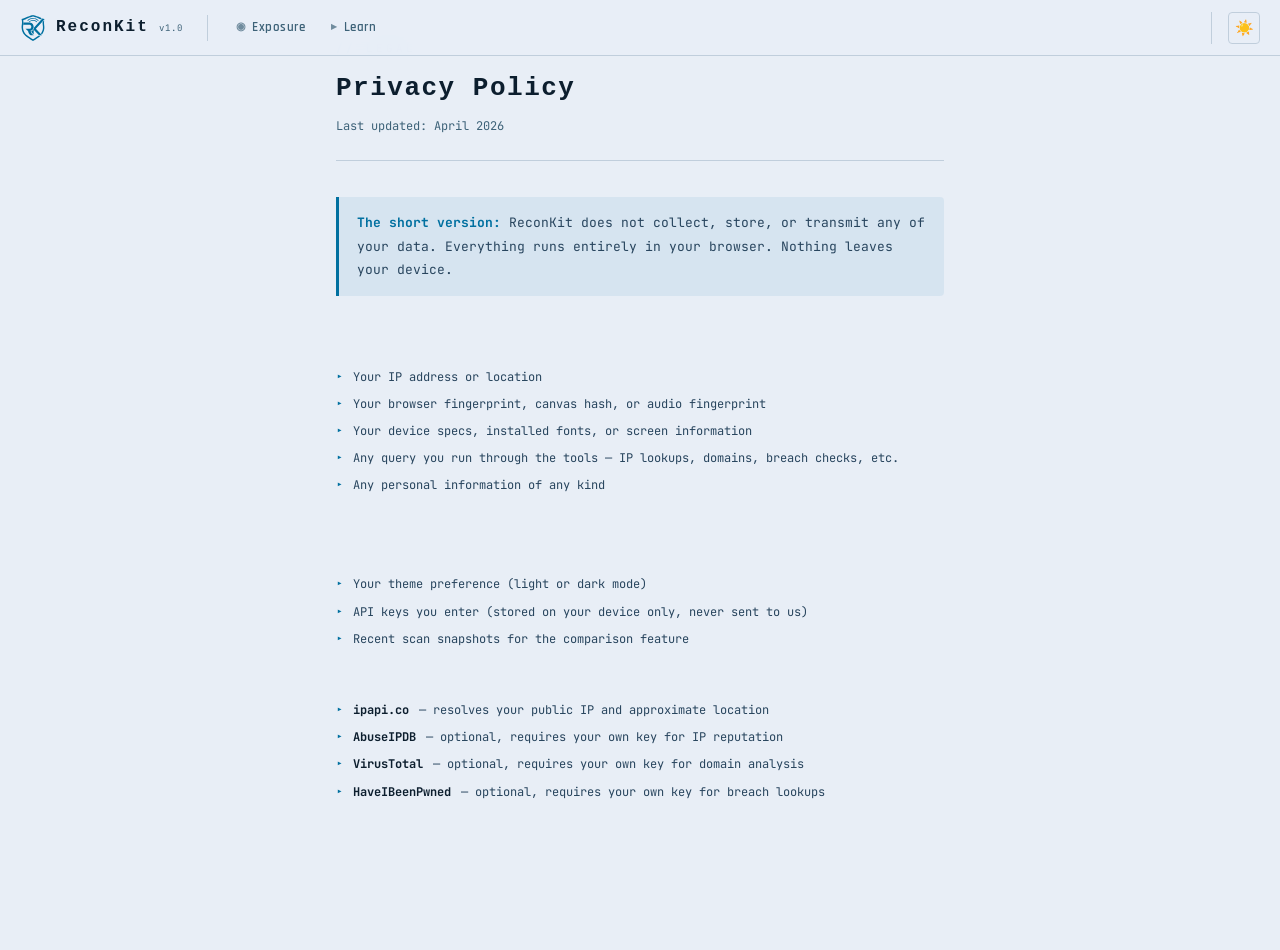
<file: privacy.html>
<!DOCTYPE html>
<html lang="en">
<head>
  <meta charset="UTF-8">
  <meta name="viewport" content="width=device-width, initial-scale=1.0">
  <title>Privacy Policy — ReconKit</title>
  <link rel="icon" type="image/svg+xml" href="favicon.svg">
  <link rel="preconnect" href="https://fonts.googleapis.com">
  <link href="https://fonts.googleapis.com/css2?family=JetBrains+Mono:wght@300;400;500&family=Rajdhani:wght@500;600;700&display=swap" rel="stylesheet">
  <link rel="stylesheet" href="style.css">
</head>
<body>
<nav class="navbar">
  <div class="nav-brand">
    <svg class="brand-hex" viewBox="0 0 9290 10550" fill="currentColor" style="fill-rule:evenodd;clip-rule:evenodd;" xmlns="http://www.w3.org/2000/svg"><path d="M7738.643,8437.781c-229.147,205.572 -467.789,389.697 -703.908,565.479c-1114.948,830.036 -2030.496,1278.165 -2386.121,1546.74c-355.625,-268.575 -1271.173,-716.704 -2386.121,-1546.74c-992.158,-738.624 -2028.857,-1624.56 -2218.492,-3629.979c-111.076,-1174.645 409.417,-2019.546 -40.326,-3703.83c1127.549,-252.01 1302.457,-501.795 2350.921,-926.39c1008.709,-408.496 2249.348,-679.248 2294.019,-743.06c44.67,63.812 1285.309,334.564 2294.019,743.06c592.116,239.789 905.621,423.824 1269.45,583.993l-404.946,443.285c-292.314,-138.849 -597.246,-297.542 -1080.732,-493.339c-770.318,-311.955 -1676.519,-542.881 -2077.79,-662.424c-401.271,119.543 -1307.472,350.469 -2077.79,662.424c-888.25,359.714 -1173.841,594.193 -1885.724,810.47c113.005,657.268 90.599,1193.023 38.614,1685.485c-55.892,529.474 -157.93,999.179 -106.212,1546.096c168.79,1784.975 1105.891,2564.706 1988.987,3222.137c849.226,632.217 1582.847,1043.31 2042.125,1322.249c459.279,-278.939 1192.899,-690.032 2042.125,-1322.249c78.746,-58.623 157.921,-118.219 236.942,-179.413l10.745,11.292c39.325,41.324 93.875,64.716 150.92,64.716l649.296,0Zm1441.876,-6254.901c-232.519,1355.506 171.895,2141.487 72.709,3190.401c-108.025,1142.381 -490.921,1921.492 -983.874,2517.039l-399.044,-428.385c406.495,-515.525 718.763,-1184.225 809.416,-2142.885c51.717,-546.917 -50.321,-1016.622 -106.212,-1546.096c-29.149,-276.132 -48.998,-565.875 -40.89,-883.02l647.896,-707.054Z"/><path d="M757.074,3054.361l2588.592,0c1143.381,107.417 1565.839,1035.322 1578.218,1703.075c10.329,557.218 -357.32,1576.962 -1358.002,1636.875c174.967,48.746 177.763,233.521 222.301,355.162c216.286,590.721 489.896,1028.26 1209.106,1479.975l-1313.774,0c-611.476,-348.765 -891.708,-931.44 -1062.969,-1704.033l-1036.612,-901.862l1728.68,0c348.713,-6.941 648.748,-425.699 648.473,-842.599c-0.269,-408.086 -295.963,-829.191 -625.202,-809.025l-2652.218,-1.256l73.405,-916.313Z"/><path d="M8300.537,8229.448l-1211.191,0l-2165.462,-2275.57l-1.89,1971.713c-468.466,-295.407 -790.094,-766.552 -989.084,-1384.469c666.399,-244.93 1058.169,-743.455 1169.424,-1501.014l3313.419,-3627.119c231.004,89.548 500.173,172.882 874.126,256.461c-10.72,40.147 -20.889,79.818 -30.529,119.028l-3450.495,3765.555l-1.504,-1.094l2493.186,2676.509Z"/><path d="M3165.897,2908.978l-203.126,-206.747c494.867,-486.198 1203.521,-674.932 1686.307,-673.384c443.551,1.422 1099.958,141.388 1678.029,669.793l-195.548,213.928c-511.238,-467.314 -1091.141,-592.63 -1483.41,-593.888c-424.208,-1.36 -1047.43,163.092 -1482.253,590.297Z"/><path d="M2564.238,2420.863l-205.523,-204.364c649.341,-653.023 1503.795,-959.2 2290.191,-957.612c750.353,1.514 1553.165,256.371 2282.588,942.656l-198.607,211.091c-666.486,-627.07 -1398.956,-862.529 -2084.566,-863.912c-715.711,-1.444 -1493.108,277.817 -2084.083,872.142Z"/></svg>
    <span class="brand-name">ReconKit</span>
    <span class="brand-tag">v1.0</span>
  </div>
  <div class="nav-tools" id="navTools">
    <a class="nav-btn" href="index.html" style="text-decoration:none"><span class="nav-icon">◉</span> Exposure</a>
    <a class="nav-btn" href="learn.html" style="text-decoration:none"><span class="nav-icon">▸</span> Learn</a>
  </div>
  <div class="nav-right">
    <button class="theme-toggle" id="themeToggle" title="Toggle light/dark mode">🌙</button>
    <button class="hamburger" id="hamburger">☰</button>
  </div>
</nav>

<main class="learn-main" style="max-width:720px;margin:0 auto;padding-top:40px;">
  <div style="margin-bottom:36px;padding-bottom:24px;border-bottom:1px solid var(--border);">
    <div class="exposure-eyebrow" style="margin-bottom:10px;">// LEGAL</div>
    <h1 style="font-family:var(--font-brand);font-size:26px;font-weight:700;color:var(--text-bright);letter-spacing:1.5px;margin-bottom:8px;">Privacy Policy</h1>
    <p style="font-size:12px;color:var(--text-muted);font-family:var(--font-mono);">Last updated: April 2026</p>
  </div>

  <div class="learn-callout" style="margin-bottom:32px;"><strong>The short version:</strong> ReconKit does not collect, store, or transmit any of your data. Everything runs entirely in your browser. Nothing leaves your device.</div>

  <div style="display:flex;flex-direction:column;gap:28px;">

    <section>
      <h2 class="learn-article h2" style="margin-top:0;">What ReconKit does</h2>
      <p class="learn-article p">ReconKit is a browser-based tool that demonstrates what data websites can collect about you without asking. It reads publicly available browser APIs — the same ones every website can access — and shows you the results. The purpose is educational.</p>
    </section>

    <section>
      <h2 class="learn-article h2" style="margin-top:0;">Data we do not collect</h2>
      <p class="learn-article p">We do not collect, store, log, or transmit any of the following:</p>
      <ul class="learn-list">
        <li>Your IP address or location</li>
        <li>Your browser fingerprint, canvas hash, or audio fingerprint</li>
        <li>Your device specs, installed fonts, or screen information</li>
        <li>Any query you run through the tools — IP lookups, domains, breach checks, etc.</li>
        <li>Any personal information of any kind</li>
      </ul>
    </section>

    <section>
      <h2 class="learn-article h2" style="margin-top:0;">How the tool works</h2>
      <p class="learn-article p">All fingerprinting runs in your browser using JavaScript. No data is sent to ReconKit servers — we do not have servers that receive fingerprint data. When you use lookup tools (IP, Domain, Breach), your browser contacts third-party APIs directly. We never see those requests.</p>
    </section>

    <section>
      <h2 class="learn-article h2" style="margin-top:0;">What is stored locally</h2>
      <p class="learn-article p">ReconKit stores these items in your browser only — never on our servers:</p>
      <ul class="learn-list">
        <li>Your theme preference (light or dark mode)</li>
        <li>API keys you enter (stored on your device only, never sent to us)</li>
        <li>Recent scan snapshots for the comparison feature</li>
      </ul>
      <p class="learn-article p">You can clear this anytime by clearing local storage for this site in your browser settings.</p>
    </section>

    <section>
      <h2 class="learn-article h2" style="margin-top:0;">Third-party APIs</h2>
      <p class="learn-article p">Some tools make requests to external services from your browser directly:</p>
      <ul class="learn-list">
        <li><strong style="color:var(--text-bright)">ipapi.co</strong> — resolves your public IP and approximate location</li>
        <li><strong style="color:var(--text-bright)">AbuseIPDB</strong> — optional, requires your own key for IP reputation</li>
        <li><strong style="color:var(--text-bright)">VirusTotal</strong> — optional, requires your own key for domain analysis</li>
        <li><strong style="color:var(--text-bright)">HaveIBeenPwned</strong> — optional, requires your own key for breach lookups</li>
      </ul>
    </section>

    <section>
      <h2 class="learn-article h2" style="margin-top:0;">Open source</h2>
      <p class="learn-article p">ReconKit is fully open source. You can read every line of code at <a href="https://github.com/nzausnr/ReconKit" target="_blank" rel="noopener">github.com/nzausnr/ReconKit</a>. You do not have to trust this policy — you can verify it yourself.</p>
    </section>

    <section>
      <h2 class="learn-article h2" style="margin-top:0;">Contact</h2>
      <p class="learn-article p">Questions? Open an issue on <a href="https://github.com/nzausnr/ReconKit" target="_blank" rel="noopener">GitHub</a> or reach out via the community channels in the footer.</p>
    </section>

  </div>
</main>

<script>
(function(){const s=localStorage.getItem('rk_theme'),d=window.matchMedia('(prefers-color-scheme: dark)').matches;document.documentElement.setAttribute('data-theme',s||(d?'dark':'light'));})();
const tt=document.getElementById('themeToggle');
tt.textContent=document.documentElement.getAttribute('data-theme')==='dark'?'🌙':'☀️';
tt.addEventListener('click',function(){const c=document.documentElement.getAttribute('data-theme')||'dark',n=c==='dark'?'light':'dark';document.documentElement.setAttribute('data-theme',n);localStorage.setItem('rk_theme',n);this.textContent=n==='dark'?'🌙':'☀️';});
document.getElementById('hamburger')?.addEventListener('click',()=>document.getElementById('navTools').classList.toggle('mobile-open'));
</script>
</body>
</html>
</file>
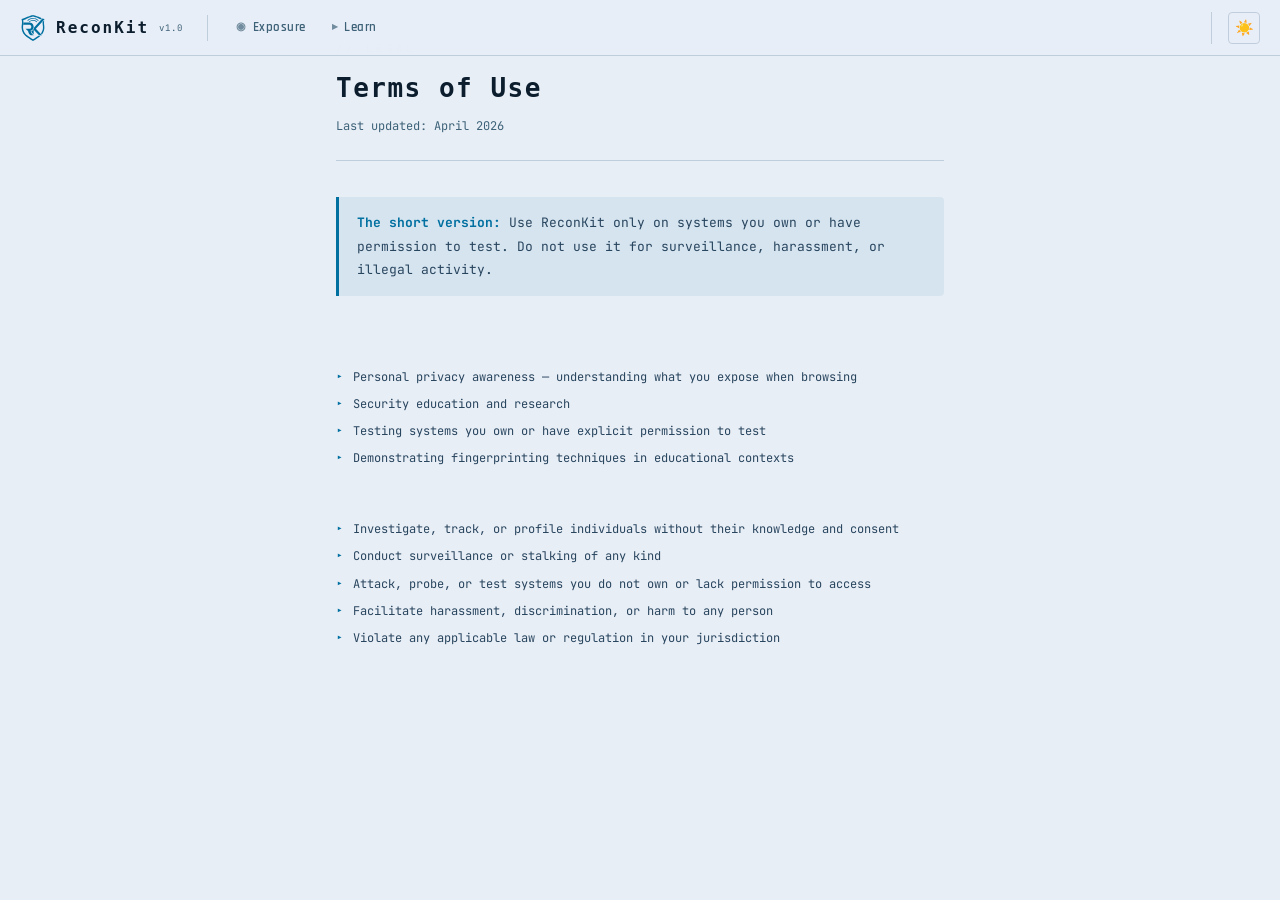
<file: terms.html>
<!DOCTYPE html>
<html lang="en">
<head>
  <meta charset="UTF-8">
  <meta name="viewport" content="width=device-width, initial-scale=1.0">
  <title>Terms of Use — ReconKit</title>
  <link rel="icon" type="image/svg+xml" href="favicon.svg">
  <link rel="preconnect" href="https://fonts.googleapis.com">
  <link href="https://fonts.googleapis.com/css2?family=JetBrains+Mono:wght@300;400;500&family=Rajdhani:wght@500;600;700&display=swap" rel="stylesheet">
  <link rel="stylesheet" href="style.css">
</head>
<body>
<nav class="navbar">
  <div class="nav-brand">
    <svg class="brand-hex" viewBox="0 0 9290 10550" fill="currentColor" style="fill-rule:evenodd;clip-rule:evenodd;" xmlns="http://www.w3.org/2000/svg"><path d="M7738.643,8437.781c-229.147,205.572 -467.789,389.697 -703.908,565.479c-1114.948,830.036 -2030.496,1278.165 -2386.121,1546.74c-355.625,-268.575 -1271.173,-716.704 -2386.121,-1546.74c-992.158,-738.624 -2028.857,-1624.56 -2218.492,-3629.979c-111.076,-1174.645 409.417,-2019.546 -40.326,-3703.83c1127.549,-252.01 1302.457,-501.795 2350.921,-926.39c1008.709,-408.496 2249.348,-679.248 2294.019,-743.06c44.67,63.812 1285.309,334.564 2294.019,743.06c592.116,239.789 905.621,423.824 1269.45,583.993l-404.946,443.285c-292.314,-138.849 -597.246,-297.542 -1080.732,-493.339c-770.318,-311.955 -1676.519,-542.881 -2077.79,-662.424c-401.271,119.543 -1307.472,350.469 -2077.79,662.424c-888.25,359.714 -1173.841,594.193 -1885.724,810.47c113.005,657.268 90.599,1193.023 38.614,1685.485c-55.892,529.474 -157.93,999.179 -106.212,1546.096c168.79,1784.975 1105.891,2564.706 1988.987,3222.137c849.226,632.217 1582.847,1043.31 2042.125,1322.249c459.279,-278.939 1192.899,-690.032 2042.125,-1322.249c78.746,-58.623 157.921,-118.219 236.942,-179.413l10.745,11.292c39.325,41.324 93.875,64.716 150.92,64.716l649.296,0Zm1441.876,-6254.901c-232.519,1355.506 171.895,2141.487 72.709,3190.401c-108.025,1142.381 -490.921,1921.492 -983.874,2517.039l-399.044,-428.385c406.495,-515.525 718.763,-1184.225 809.416,-2142.885c51.717,-546.917 -50.321,-1016.622 -106.212,-1546.096c-29.149,-276.132 -48.998,-565.875 -40.89,-883.02l647.896,-707.054Z"/><path d="M757.074,3054.361l2588.592,0c1143.381,107.417 1565.839,1035.322 1578.218,1703.075c10.329,557.218 -357.32,1576.962 -1358.002,1636.875c174.967,48.746 177.763,233.521 222.301,355.162c216.286,590.721 489.896,1028.26 1209.106,1479.975l-1313.774,0c-611.476,-348.765 -891.708,-931.44 -1062.969,-1704.033l-1036.612,-901.862l1728.68,0c348.713,-6.941 648.748,-425.699 648.473,-842.599c-0.269,-408.086 -295.963,-829.191 -625.202,-809.025l-2652.218,-1.256l73.405,-916.313Z"/><path d="M8300.537,8229.448l-1211.191,0l-2165.462,-2275.57l-1.89,1971.713c-468.466,-295.407 -790.094,-766.552 -989.084,-1384.469c666.399,-244.93 1058.169,-743.455 1169.424,-1501.014l3313.419,-3627.119c231.004,89.548 500.173,172.882 874.126,256.461c-10.72,40.147 -20.889,79.818 -30.529,119.028l-3450.495,3765.555l-1.504,-1.094l2493.186,2676.509Z"/><path d="M3165.897,2908.978l-203.126,-206.747c494.867,-486.198 1203.521,-674.932 1686.307,-673.384c443.551,1.422 1099.958,141.388 1678.029,669.793l-195.548,213.928c-511.238,-467.314 -1091.141,-592.63 -1483.41,-593.888c-424.208,-1.36 -1047.43,163.092 -1482.253,590.297Z"/><path d="M2564.238,2420.863l-205.523,-204.364c649.341,-653.023 1503.795,-959.2 2290.191,-957.612c750.353,1.514 1553.165,256.371 2282.588,942.656l-198.607,211.091c-666.486,-627.07 -1398.956,-862.529 -2084.566,-863.912c-715.711,-1.444 -1493.108,277.817 -2084.083,872.142Z"/></svg>
    <span class="brand-name">ReconKit</span>
    <span class="brand-tag">v1.0</span>
  </div>
  <div class="nav-tools" id="navTools">
    <a class="nav-btn" href="index.html" style="text-decoration:none"><span class="nav-icon">◉</span> Exposure</a>
    <a class="nav-btn" href="learn.html" style="text-decoration:none"><span class="nav-icon">▸</span> Learn</a>
  </div>
  <div class="nav-right">
    <button class="theme-toggle" id="themeToggle" title="Toggle light/dark mode">🌙</button>
    <button class="hamburger" id="hamburger">☰</button>
  </div>
</nav>

<main class="learn-main" style="max-width:720px;margin:0 auto;padding-top:40px;">
  <div style="margin-bottom:36px;padding-bottom:24px;border-bottom:1px solid var(--border);">
    <div class="exposure-eyebrow" style="margin-bottom:10px;">// LEGAL</div>
    <h1 style="font-family:var(--font-brand);font-size:26px;font-weight:700;color:var(--text-bright);letter-spacing:1.5px;margin-bottom:8px;">Terms of Use</h1>
    <p style="font-size:12px;color:var(--text-muted);font-family:var(--font-mono);">Last updated: April 2026</p>
  </div>

  <div class="learn-callout" style="margin-bottom:32px;"><strong>The short version:</strong> Use ReconKit only on systems you own or have permission to test. Do not use it for surveillance, harassment, or illegal activity.</div>

  <div style="display:flex;flex-direction:column;gap:28px;">

    <section>
      <h2 class="learn-article h2" style="margin-top:0;">Acceptance</h2>
      <p class="learn-article p">By using ReconKit, you agree to these terms. If you do not agree, please do not use the tool.</p>
    </section>

    <section>
      <h2 class="learn-article h2" style="margin-top:0;">Permitted use</h2>
      <p class="learn-article p">ReconKit is provided for:</p>
      <ul class="learn-list">
        <li>Personal privacy awareness — understanding what you expose when browsing</li>
        <li>Security education and research</li>
        <li>Testing systems you own or have explicit permission to test</li>
        <li>Demonstrating fingerprinting techniques in educational contexts</li>
      </ul>
    </section>

    <section>
      <h2 class="learn-article h2" style="margin-top:0;">Prohibited use</h2>
      <p class="learn-article p">You may not use ReconKit to:</p>
      <ul class="learn-list">
        <li>Investigate, track, or profile individuals without their knowledge and consent</li>
        <li>Conduct surveillance or stalking of any kind</li>
        <li>Attack, probe, or test systems you do not own or lack permission to access</li>
        <li>Facilitate harassment, discrimination, or harm to any person</li>
        <li>Violate any applicable law or regulation in your jurisdiction</li>
      </ul>
    </section>

    <section>
      <h2 class="learn-article h2" style="margin-top:0;">No warranty</h2>
      <p class="learn-article p">ReconKit is provided as-is, without any warranty of accuracy, completeness, or fitness for a particular purpose. Fingerprint data, IP lookups, and breach results are indicative, not authoritative. Do not make legal or security decisions based solely on this tool.</p>
    </section>

    <section>
      <h2 class="learn-article h2" style="margin-top:0;">Limitation of liability</h2>
      <p class="learn-article p">To the maximum extent permitted by law, ReconKit and its contributors are not liable for any damages arising from your use or misuse of this tool.</p>
    </section>

    <section>
      <h2 class="learn-article h2" style="margin-top:0;">Third-party services</h2>
      <p class="learn-article p">Some features use third-party APIs (ipapi.co, AbuseIPDB, VirusTotal, HaveIBeenPwned). Use of those services is subject to their own terms. ReconKit is not affiliated with or endorsed by any of them.</p>
    </section>

    <section>
      <h2 class="learn-article h2" style="margin-top:0;">Open source licence</h2>
      <p class="learn-article p">ReconKit is released under the <a href="https://github.com/nzausnr/ReconKit/blob/main/LICENSE" target="_blank" rel="noopener">MIT Licence</a>. You are free to use, modify, and distribute it in accordance with that licence.</p>
    </section>

    <section>
      <h2 class="learn-article h2" style="margin-top:0;">Changes</h2>
      <p class="learn-article p">These terms may be updated occasionally. Continued use of the tool after changes constitutes acceptance of the revised terms.</p>
    </section>

  </div>
</main>

<script>
(function(){const s=localStorage.getItem('rk_theme'),d=window.matchMedia('(prefers-color-scheme: dark)').matches;document.documentElement.setAttribute('data-theme',s||(d?'dark':'light'));})();
const tt=document.getElementById('themeToggle');
tt.textContent=document.documentElement.getAttribute('data-theme')==='dark'?'🌙':'☀️';
tt.addEventListener('click',function(){const c=document.documentElement.getAttribute('data-theme')||'dark',n=c==='dark'?'light':'dark';document.documentElement.setAttribute('data-theme',n);localStorage.setItem('rk_theme',n);this.textContent=n==='dark'?'🌙':'☀️';});
document.getElementById('hamburger')?.addEventListener('click',()=>document.getElementById('navTools').classList.toggle('mobile-open'));
</script>
</body>
</html>
</file>
<file: style.css>
/* ─── DESIGN TOKENS ─── */
:root {
  --bg:         #0b1622;
  --bg2:        #0f1e2e;
  --bg3:        #132030;
  --surface:    #172638;
  --surface2:   #1d2f42;
  --border:     #1f3a56;
  --border2:    #2b5070;

  --cyan:       #00e5ff;
  --cyan-dim:   rgba(0, 229, 255, 0.12);
  --cyan-glow:  0 0 20px rgba(0, 229, 255, 0.25);
  --green:      #00ff88;
  --green-dim:  rgba(0, 255, 136, 0.10);
  --red:        #ff3d3d;
  --red-dim:    rgba(255, 61, 61, 0.13);
  --amber:      #ffaa00;
  --amber-dim:  rgba(255, 170, 0, 0.12);

  --text:       #b8d4e8;
  --text-bright:#e8f4ff;
  --text-muted: #7aaac8;
  --text-dim:   #3d6680;

  --font-brand: 'Orbitron', monospace;
  --font-mono:  'JetBrains Mono', monospace;
  --font-ui:    'Rajdhani', sans-serif;

  --navbar-h:   56px;
  --panel-w:    480px;
  --radius:     4px;
  --radius-lg:  8px;
}

/* ─── RESET ─── */
*, *::before, *::after { box-sizing: border-box; margin: 0; padding: 0; }

html { scroll-behavior: smooth; }

body {
  background: var(--bg);
  color: var(--text);
  font-family: var(--font-mono);
  font-size: 13px;
  line-height: 1.6;
  min-height: 100vh;
  overflow-x: hidden;
}

/* Scanline overlay */
body::before {
  content: '';
  position: fixed;
  inset: 0;
  background: repeating-linear-gradient(
    0deg,
    transparent,
    transparent 2px,
    rgba(0, 0, 0, 0.015) 2px,
    rgba(0, 0, 0, 0.015) 4px
  );
  pointer-events: none;
  z-index: 1000;
}

a { color: var(--cyan); text-decoration: none; }
a:hover { text-decoration: underline; }

/* ─── NAVBAR ─── */
.navbar {
  position: fixed;
  top: 0; left: 0; right: 0;
  height: var(--navbar-h);
  background: rgba(15, 30, 46, 0.97);
  border-bottom: 1px solid var(--border);
  display: flex;
  align-items: center;
  gap: 0;
  z-index: 900;
  backdrop-filter: blur(12px);
  -webkit-backdrop-filter: blur(12px);
  padding: 0 20px;
}

.nav-brand {
  display: flex;
  align-items: center;
  gap: 10px;
  padding-right: 24px;
  border-right: 1px solid var(--border);
  flex-shrink: 0;
}

.brand-hex {
  width: 26px;
  height: 26px;
  color: var(--cyan);
}

.brand-name {
  font-family: var(--font-brand);
  font-size: 16px;
  font-weight: 700;
  color: var(--text-bright);
  letter-spacing: 2px;
}

.brand-tag {
  font-size: 9px;
  color: var(--text-muted);
  letter-spacing: 1px;
  margin-top: 2px;
}

.nav-tools {
  display: flex;
  align-items: center;
  gap: 2px;
  padding: 0 16px;
  flex: 1;
  overflow-x: auto;
  scrollbar-width: none;
}
.nav-tools::-webkit-scrollbar { display: none; }

.nav-btn {
  background: none;
  border: none;
  color: var(--text-muted);
  font-family: var(--font-ui);
  font-size: 13px;
  font-weight: 600;
  letter-spacing: 0.5px;
  padding: 6px 12px;
  border-radius: var(--radius);
  cursor: pointer;
  display: flex;
  align-items: center;
  gap: 6px;
  white-space: nowrap;
  transition: color 0.2s, background 0.2s;
}

.nav-btn:hover {
  color: var(--text);
  background: var(--surface);
}

.nav-btn.active {
  color: var(--cyan);
  background: var(--cyan-dim);
}

.nav-icon {
  font-size: 11px;
  opacity: 0.7;
}

.nav-right {
  display: flex;
  align-items: center;
  gap: 12px;
  padding-left: 16px;
  border-left: 1px solid var(--border);
  flex-shrink: 0;
}

.live-indicator {
  display: flex;
  align-items: center;
  gap: 6px;
  font-family: var(--font-ui);
  font-size: 11px;
  font-weight: 700;
  color: var(--green);
  letter-spacing: 2px;
}

.live-dot {
  width: 6px; height: 6px;
  border-radius: 50%;
  background: var(--green);
  animation: livePulse 1.5s ease-in-out infinite;
}

@keyframes livePulse {
  0%, 100% { opacity: 1; box-shadow: 0 0 6px var(--green); }
  50% { opacity: 0.4; box-shadow: none; }
}

.settings-btn {
  background: none;
  border: 1px solid var(--border);
  color: var(--text-muted);
  width: 32px; height: 32px;
  border-radius: var(--radius);
  cursor: pointer;
  display: flex;
  align-items: center;
  justify-content: center;
  transition: color 0.2s, border-color 0.2s;
}
.settings-btn:hover { color: var(--cyan); border-color: var(--cyan); }

.hamburger {
  display: none;
  background: none;
  border: none;
  color: var(--text-muted);
  font-size: 20px;
  cursor: pointer;
  padding: 4px;
}

/* ─── EXPOSURE MAIN ─── */
.exposure-main {
  margin-top: var(--navbar-h);
  padding: 40px 24px 20px;
  max-width: 1200px;
  margin-left: auto;
  margin-right: auto;
  margin-top: calc(var(--navbar-h) + 0px);
}

/* ─── EXPOSURE HEADER ─── */
.exposure-header {
  display: grid;
  grid-template-columns: 1fr auto;
  gap: 40px;
  align-items: end;
  margin-bottom: 40px;
  padding-bottom: 32px;
  border-bottom: 1px solid var(--border);
}

.exposure-eyebrow {
  font-size: 11px;
  letter-spacing: 3px;
  color: var(--cyan);
  margin-bottom: 10px;
  opacity: 0.7;
}

.exposure-h1 {
  font-family: var(--font-brand);
  font-size: 28px;
  font-weight: 700;
  color: var(--text-bright);
  letter-spacing: 2px;
  margin-bottom: 10px;
  line-height: 1.2;
}

.exposure-sub {
  font-size: 13px;
  color: var(--text-muted);
  line-height: 1.7;
  max-width: 500px;
}
.exposure-sub em { color: var(--amber); font-style: normal; font-weight: 500; }

.scan-block {
  min-width: 280px;
  max-width: 320px;
}

.scan-meta {
  display: flex;
  justify-content: space-between;
  align-items: center;
  margin-bottom: 8px;
}

.scan-label {
  font-size: 10px;
  letter-spacing: 2px;
  color: var(--text-muted);
}

.scan-pct {
  font-size: 13px;
  font-weight: 700;
  color: var(--green);
  letter-spacing: 1px;
}

.scan-track {
  height: 3px;
  background: var(--surface2);
  border-radius: 2px;
  overflow: hidden;
  margin-bottom: 8px;
}

.scan-fill {
  height: 100%;
  width: 0%;
  background: linear-gradient(90deg, var(--cyan), var(--green));
  border-radius: 2px;
  transition: width 0.08s linear;
  box-shadow: 0 0 8px var(--cyan);
}

.scan-status {
  font-size: 10px;
  color: var(--text-dim);
  letter-spacing: 1px;
  text-align: right;
}

/* ─── FINGERPRINT GRID ─── */
.fp-grid {
  display: grid;
  grid-template-columns: repeat(auto-fit, minmax(260px, 1fr));
  gap: 24px;
  margin-bottom: 12px;
}

.fp-section {
  display: flex;
  flex-direction: column;
  gap: 1px;
  background: var(--border);
  border: 1px solid var(--border);
  border-radius: var(--radius-lg);
  overflow: hidden;
}

.fp-section-header {
  display: flex;
  align-items: center;
  gap: 8px;
  padding: 10px 16px;
  background: var(--surface);
  font-family: var(--font-ui);
  font-size: 11px;
  font-weight: 700;
  letter-spacing: 2px;
  color: var(--text-muted);
  text-transform: uppercase;
}

.section-bullet { color: var(--cyan); }

.fp-card {
  background: var(--bg2);
  padding: 12px 16px;
  display: flex;
  flex-direction: column;
  gap: 4px;
  transition: background 0.15s;
}

.fp-card:hover { background: var(--surface2); }

.fp-card--large { padding: 16px; }

.fp-card--alert { background: rgba(0, 229, 255, 0.03); }
.fp-card--alert:hover { background: rgba(0, 229, 255, 0.06); }

.fp-label {
  font-size: 10px;
  letter-spacing: 1.5px;
  color: var(--text-muted);
  text-transform: uppercase;
  display: flex;
  align-items: center;
  gap: 8px;
}

.fp-badge {
  font-size: 9px;
  letter-spacing: 1px;
  padding: 2px 6px;
  border-radius: 2px;
  font-family: var(--font-ui);
  font-weight: 700;
}

.fp-badge--warn {
  background: var(--amber-dim);
  color: var(--amber);
  border: 1px solid rgba(255, 170, 0, 0.3);
}

.fp-badge--info {
  background: var(--cyan-dim);
  color: var(--cyan);
  border: 1px solid rgba(0, 229, 255, 0.3);
}

.fp-value {
  font-size: 14px;
  color: var(--text-bright);
  font-weight: 500;
  word-break: break-all;
  min-height: 20px;
}

.fp-value--ip {
  font-size: 22px;
  font-weight: 700;
  color: var(--green);
  letter-spacing: 1px;
}

.fp-value--small { font-size: 11px; color: var(--text); }
.fp-value--hash  { font-size: 12px; color: var(--cyan); letter-spacing: 1px; }

.fp-value.loading {
  color: var(--text-dim);
  font-size: 12px;
  animation: loadPulse 1.4s ease-in-out infinite;
  text-shadow: 0 0 8px rgba(0, 229, 255, 0.15);
}

@keyframes loadPulse {
  0%, 100% { opacity: 1; }
  50% { opacity: 0.3; }
}

/* Glow effect on fingerprinting cards */
.fp-card--alert.loading-parent .fp-value.loading {
  text-shadow: 0 0 12px rgba(0, 229, 255, 0.3);
}

/* Highlight for changed values */
.fp-value.changed {
  animation: highlightPulse 0.8s ease-out forwards;
}

@keyframes highlightPulse {
  0% { background: rgba(255, 170, 0, 0.5); box-shadow: 0 0 8px rgba(255, 170, 0, 0.4); }
  100% { background: transparent; box-shadow: none; }
}

/* Keyboard focus states for accessibility */
.fp-card:focus-within {
  outline: 2px solid var(--cyan);
  outline-offset: -1px;
}

.fp-value:focus {
  outline: 1px dotted var(--cyan);
  outline-offset: 2px;
}

/* Info icon styling for tooltips */
.info-icon {
  display: inline-block;
  cursor: help;
  user-select: none;
  transition: opacity 0.2s, text-shadow 0.2s;
}

.fp-label:hover .info-icon {
  opacity: 1 !important;
  text-shadow: 0 0 4px rgba(0, 229, 255, 0.6);
}

/* Tooltip styling using title attribute */
.fp-label[title], .info-icon[title], .fp-value[title] {
  position: relative;
  cursor: help;
}

/* Status colors */
.val--good  { color: var(--green) !important; }
.val--warn  { color: var(--amber) !important; }
.val--bad   { color: var(--red) !important; }
.val--info  { color: var(--cyan) !important; }

/* ─── CTA BLOCK ─── */
.cta-block {
  display: flex;
  flex-direction: column;
  align-items: center;
  gap: 16px;
  padding: 48px 24px;
  border: 1px solid var(--border);
  border-radius: var(--radius-lg);
  background: var(--surface);
  text-align: center;
  opacity: 0;
  transition: opacity 0.8s ease;
}
.cta-block.visible { opacity: 1; }

.cta-captured {
  font-size: 11px;
  letter-spacing: 2px;
  color: var(--text-muted);
}

.cta-btn {
  display: inline-flex;
  align-items: center;
  gap: 12px;
  background: var(--cyan-dim);
  border: 1px solid var(--cyan);
  color: var(--cyan);
  font-family: var(--font-mono);
  font-size: 15px;
  font-weight: 500;
  padding: 14px 28px;
  border-radius: var(--radius);
  cursor: pointer;
  transition: background 0.2s, box-shadow 0.2s;
  letter-spacing: 0.5px;
}

.cta-btn:hover {
  background: rgba(0, 229, 255, 0.25);
  box-shadow: var(--cyan-glow);
}

.cta-btn.cta-export {
  background: none;
  border: 1px solid var(--green);
  color: var(--green);
}

.cta-btn.cta-export:hover {
  background: rgba(0, 255, 136, 0.15);
  box-shadow: 0 0 12px rgba(0, 255, 136, 0.2);
}

.cta-arrow {
  font-size: 20px;
  transition: transform 0.2s;
}
.cta-btn:hover .cta-arrow { transform: translateX(4px); }

.cta-sub {
  font-size: 11px;
  color: var(--text-dim);
  letter-spacing: 1px;
}

/* ─── TOOL PANEL ─── */
.panel-backdrop {
  position: fixed;
  inset: 0;
  background: rgba(2, 8, 16, 0.7);
  z-index: 800;
  opacity: 0;
  pointer-events: none;
  transition: opacity 0.3s ease;
  backdrop-filter: blur(4px);
}
.panel-backdrop.open {
  opacity: 1;
  pointer-events: all;
}

.tool-panel {
  position: fixed;
  top: var(--navbar-h);
  right: 0;
  bottom: 0;
  width: var(--panel-w);
  max-width: 100vw;
  background: var(--bg2);
  border-left: 1px solid var(--border2);
  z-index: 850;
  display: flex;
  flex-direction: column;
  transform: translateX(100%);
  transition: transform 0.35s cubic-bezier(0.4, 0, 0.2, 1);
  overflow: hidden;
}
.tool-panel.open { transform: translateX(0); }

.panel-header {
  display: flex;
  align-items: flex-start;
  justify-content: space-between;
  padding: 20px 24px;
  border-bottom: 1px solid var(--border);
  flex-shrink: 0;
}

.panel-eyebrow {
  font-size: 9px;
  letter-spacing: 3px;
  color: var(--cyan);
  margin-bottom: 4px;
  opacity: 0.7;
}

.panel-title {
  font-family: var(--font-ui);
  font-size: 18px;
  font-weight: 700;
  color: var(--text-bright);
  letter-spacing: 1px;
}

.panel-close {
  background: none;
  border: 1px solid var(--border);
  color: var(--text-muted);
  width: 28px; height: 28px;
  border-radius: var(--radius);
  cursor: pointer;
  font-size: 12px;
  display: flex;
  align-items: center;
  justify-content: center;
  flex-shrink: 0;
  transition: color 0.2s, border-color 0.2s;
}
.panel-close:hover { color: var(--red); border-color: var(--red); }

.panel-body {
  flex: 1;
  overflow-y: auto;
  padding: 24px;
  scrollbar-width: thin;
  scrollbar-color: var(--border2) transparent;
}
.panel-body::-webkit-scrollbar { width: 4px; }
.panel-body::-webkit-scrollbar-track { background: transparent; }
.panel-body::-webkit-scrollbar-thumb { background: var(--border2); border-radius: 2px; }

/* ─── TOOL UI COMPONENTS ─── */
.tool-form {
  display: flex;
  flex-direction: column;
  gap: 16px;
  margin-bottom: 24px;
}

.tool-label {
  font-size: 10px;
  letter-spacing: 2px;
  color: var(--text-muted);
  text-transform: uppercase;
  margin-bottom: 6px;
  display: block;
}

.tool-input {
  width: 100%;
  background: var(--surface);
  border: 1px solid var(--border2);
  color: var(--text-bright);
  font-family: var(--font-mono);
  font-size: 13px;
  padding: 10px 14px;
  border-radius: var(--radius);
  outline: none;
  transition: border-color 0.2s, box-shadow 0.2s;
}
.tool-input:focus {
  border-color: var(--cyan);
  box-shadow: 0 0 0 3px rgba(0, 229, 255, 0.1);
}
.tool-input::placeholder { color: var(--text-dim); }

.tool-select {
  width: 100%;
  background: var(--surface);
  border: 1px solid var(--border2);
  color: var(--text-bright);
  font-family: var(--font-mono);
  font-size: 13px;
  padding: 10px 14px;
  border-radius: var(--radius);
  outline: none;
  cursor: pointer;
  appearance: none;
}

.btn-primary {
  background: var(--cyan-dim);
  border: 1px solid var(--cyan);
  color: var(--cyan);
  font-family: var(--font-mono);
  font-size: 13px;
  font-weight: 500;
  padding: 10px 20px;
  border-radius: var(--radius);
  cursor: pointer;
  transition: background 0.2s, box-shadow 0.2s;
  letter-spacing: 1px;
  width: 100%;
}
.btn-primary:hover {
  background: rgba(0, 229, 255, 0.2);
  box-shadow: 0 0 12px rgba(0, 229, 255, 0.2);
}
.btn-primary:disabled {
  opacity: 0.4;
  cursor: not-allowed;
  box-shadow: none;
}

.btn-secondary {
  background: var(--surface);
  border: 1px solid var(--border2);
  color: var(--text);
  font-family: var(--font-mono);
  font-size: 12px;
  padding: 8px 14px;
  border-radius: var(--radius);
  cursor: pointer;
  transition: border-color 0.2s, color 0.2s;
}
.btn-secondary:hover { border-color: var(--text); color: var(--text-bright); }

.tool-result {
  background: var(--surface);
  border: 1px solid var(--border);
  border-radius: var(--radius);
  padding: 16px;
  font-size: 12px;
  line-height: 1.8;
  color: var(--text);
  white-space: pre-wrap;
  word-break: break-all;
  max-height: 400px;
  overflow-y: auto;
  scrollbar-width: thin;
  scrollbar-color: var(--border2) transparent;
}

.result-section {
  margin-bottom: 20px;
}

.result-label {
  font-size: 9px;
  letter-spacing: 2px;
  color: var(--text-muted);
  text-transform: uppercase;
  margin-bottom: 8px;
  border-bottom: 1px solid var(--border);
  padding-bottom: 6px;
}

.result-row {
  display: flex;
  gap: 12px;
  padding: 6px 0;
  border-bottom: 1px solid var(--border);
  font-size: 12px;
}
.result-row:last-child { border-bottom: none; }

.result-key {
  color: var(--text-muted);
  min-width: 130px;
  flex-shrink: 0;
  font-size: 11px;
}

.result-val { color: var(--text-bright); word-break: break-all; }
.result-val.good { color: var(--green); }
.result-val.warn { color: var(--amber); }
.result-val.bad  { color: var(--red); }

.tool-loading {
  text-align: center;
  padding: 32px;
  color: var(--text-muted);
  font-size: 12px;
  letter-spacing: 2px;
}
.tool-loading::after {
  content: '';
  display: block;
  width: 32px;
  height: 2px;
  background: linear-gradient(90deg, var(--cyan), var(--green));
  margin: 12px auto 0;
  animation: loadBar 1.5s ease-in-out infinite alternate;
}
@keyframes loadBar {
  from { width: 20px; opacity: 0.3; }
  to   { width: 80px; opacity: 1; }
}

.tool-error {
  background: var(--red-dim);
  border: 1px solid rgba(255, 61, 61, 0.3);
  border-radius: var(--radius);
  padding: 12px 16px;
  color: var(--red);
  font-size: 12px;
}

.tool-note {
  background: var(--amber-dim);
  border: 1px solid rgba(255, 170, 0, 0.3);
  border-radius: var(--radius);
  padding: 10px 14px;
  color: var(--amber);
  font-size: 11px;
  line-height: 1.6;
  margin-bottom: 16px;
}

.tool-note a { color: var(--amber); text-decoration: underline; }

/* ─── USERNAME GRID ─── */
.platform-grid {
  display: grid;
  grid-template-columns: repeat(2, 1fr);
  gap: 8px;
}

.platform-card {
  display: flex;
  align-items: center;
  gap: 10px;
  background: var(--surface);
  border: 1px solid var(--border);
  border-radius: var(--radius);
  padding: 10px 12px;
  text-decoration: none;
  color: var(--text);
  font-size: 12px;
  transition: border-color 0.2s, color 0.2s;
  cursor: pointer;
}
.platform-card:hover { border-color: var(--cyan); color: var(--cyan); }
.platform-card.found { border-color: var(--green); color: var(--green); background: var(--green-dim); }
.platform-card.not-found { opacity: 0.4; }

.platform-icon { font-size: 16px; }

/* ─── UTILITIES ─── */
.utils-tabs {
  display: flex;
  gap: 4px;
  margin-bottom: 20px;
  flex-wrap: wrap;
}

.util-tab {
  background: var(--surface);
  border: 1px solid var(--border);
  color: var(--text-muted);
  font-family: var(--font-ui);
  font-size: 12px;
  font-weight: 600;
  padding: 6px 12px;
  border-radius: var(--radius);
  cursor: pointer;
  letter-spacing: 0.5px;
  transition: all 0.2s;
}
.util-tab.active { background: var(--cyan-dim); border-color: var(--cyan); color: var(--cyan); }
.util-tab:hover:not(.active) { color: var(--text); border-color: var(--border2); }

.util-section { display: none; }
.util-section.active { display: block; }

.pw-output {
  background: var(--surface);
  border: 1px solid var(--border2);
  border-radius: var(--radius);
  padding: 14px 16px;
  font-size: 18px;
  font-weight: 700;
  color: var(--green);
  letter-spacing: 2px;
  word-break: break-all;
  min-height: 52px;
  margin-bottom: 12px;
  text-align: center;
}

.pw-options {
  display: flex;
  flex-direction: column;
  gap: 10px;
  margin-bottom: 16px;
}

.pw-option {
  display: flex;
  align-items: center;
  justify-content: space-between;
  gap: 12px;
}

.pw-option label {
  font-size: 12px;
  color: var(--text);
}

.strength-bar {
  height: 4px;
  background: var(--surface2);
  border-radius: 2px;
  overflow: hidden;
  margin-top: 8px;
}

.strength-fill {
  height: 100%;
  border-radius: 2px;
  transition: width 0.3s ease, background 0.3s ease;
}

.hash-output {
  background: var(--surface);
  border: 1px solid var(--border2);
  border-radius: var(--radius);
  padding: 12px;
  font-size: 11px;
  color: var(--cyan);
  word-break: break-all;
  letter-spacing: 1px;
  min-height: 44px;
  margin-top: 10px;
}

.hash-tabs {
  display: flex;
  gap: 4px;
  margin-bottom: 12px;
  flex-wrap: wrap;
}

.hash-tab {
  background: var(--surface);
  border: 1px solid var(--border);
  color: var(--text-muted);
  font-family: var(--font-mono);
  font-size: 11px;
  padding: 4px 10px;
  border-radius: var(--radius);
  cursor: pointer;
  transition: all 0.15s;
}
.hash-tab.active { background: var(--cyan-dim); border-color: var(--cyan); color: var(--cyan); }

.copy-btn {
  background: none;
  border: 1px solid var(--border);
  color: var(--text-muted);
  font-family: var(--font-mono);
  font-size: 10px;
  padding: 4px 10px;
  border-radius: var(--radius);
  cursor: pointer;
  letter-spacing: 1px;
  transition: all 0.2s;
  margin-top: 6px;
}
.copy-btn:hover { border-color: var(--green); color: var(--green); }
.copy-btn.copied { border-color: var(--green); color: var(--green); }

/* ─── LEARN SECTION ─── */
.learn-nav {
  display: flex;
  flex-direction: column;
  gap: 2px;
  margin-bottom: 24px;
}

.learn-nav-item {
  display: flex;
  align-items: center;
  gap: 10px;
  padding: 10px 14px;
  background: var(--surface);
  border: 1px solid var(--border);
  border-radius: var(--radius);
  cursor: pointer;
  font-size: 13px;
  color: var(--text);
  transition: all 0.2s;
  text-align: left;
}
.learn-nav-item:hover { border-color: var(--cyan); color: var(--cyan-dim); }
.learn-nav-item.active { border-color: var(--cyan); background: var(--cyan-dim); color: var(--cyan); }

.learn-content { display: none; }
.learn-content.active { display: block; }

.learn-h2 {
  font-family: var(--font-ui);
  font-size: 18px;
  font-weight: 700;
  color: var(--text-bright);
  margin-bottom: 16px;
  letter-spacing: 1px;
}

.learn-p {
  font-size: 13px;
  color: var(--text);
  line-height: 1.9;
  margin-bottom: 14px;
}

.learn-tip {
  background: var(--green-dim);
  border-left: 3px solid var(--green);
  padding: 12px 16px;
  margin: 12px 0;
  font-size: 12px;
  color: var(--text);
  line-height: 1.7;
  border-radius: 0 var(--radius) var(--radius) 0;
}

.learn-tip strong { color: var(--green); }

.learn-warn {
  background: var(--red-dim);
  border-left: 3px solid var(--red);
  padding: 12px 16px;
  margin: 12px 0;
  font-size: 12px;
  color: var(--text);
  line-height: 1.7;
  border-radius: 0 var(--radius) var(--radius) 0;
}

.learn-list {
  list-style: none;
  display: flex;
  flex-direction: column;
  gap: 8px;
  margin: 12px 0;
}

.learn-list li {
  display: flex;
  gap: 10px;
  font-size: 12px;
  color: var(--text);
  line-height: 1.6;
}
.learn-list li::before { content: '▸'; color: var(--cyan); flex-shrink: 0; }

/* ─── SETTINGS MODAL ─── */
.modal-overlay {
  position: fixed;
  inset: 0;
  background: rgba(2, 8, 16, 0.85);
  z-index: 950;
  display: flex;
  align-items: center;
  justify-content: center;
  opacity: 0;
  pointer-events: none;
  transition: opacity 0.3s;
  backdrop-filter: blur(8px);
}
.modal-overlay.open { opacity: 1; pointer-events: all; }

.modal {
  background: var(--bg2);
  border: 1px solid var(--border2);
  border-radius: var(--radius-lg);
  width: 440px;
  max-width: calc(100vw - 40px);
  overflow: hidden;
}

.modal-header {
  display: flex;
  align-items: center;
  justify-content: space-between;
  padding: 16px 20px;
  border-bottom: 1px solid var(--border);
  font-family: var(--font-ui);
  font-size: 16px;
  font-weight: 700;
  color: var(--text-bright);
}

.modal-close {
  background: none;
  border: none;
  color: var(--text-muted);
  font-size: 16px;
  cursor: pointer;
  padding: 4px;
  transition: color 0.2s;
}
.modal-close:hover { color: var(--red); }

.modal-body { padding: 20px; display: flex; flex-direction: column; gap: 16px; }

.modal-note {
  font-size: 11px;
  color: var(--text-muted);
  line-height: 1.7;
  background: var(--surface);
  padding: 10px 14px;
  border-radius: var(--radius);
  border: 1px solid var(--border);
}

.api-row {
  display: flex;
  flex-direction: column;
  gap: 6px;
}

.api-row label {
  display: flex;
  align-items: center;
  justify-content: space-between;
  font-size: 11px;
  letter-spacing: 1px;
  color: var(--text-muted);
  text-transform: uppercase;
}

.api-row a { font-size: 10px; }

/* ─── FOOTER ─── */
.site-footer {
  margin-top: 80px;
  padding: 36px 24px 28px;
  border-top: 1px solid var(--border);
  background: linear-gradient(180deg, transparent, rgba(0, 229, 255, 0.02));
  max-width: 1200px;
  margin-left: auto;
  margin-right: auto;
}

.footer-inner {
  display: grid;
  grid-template-columns: 1fr 1fr;
  align-items: start;
  gap: 24px;
}

.footer-left {
  display: flex;
  flex-direction: column;
  gap: 6px;
}

.footer-brand {
  display: flex;
  align-items: center;
  gap: 10px;
}

.footer-hex {
  width: 22px;
  height: 25px;
  color: var(--cyan);
  opacity: 0.85;
  transition: opacity 0.2s, transform 0.3s;
  flex-shrink: 0;
}
.footer-brand:hover .footer-hex {
  opacity: 1;
  transform: rotate(12deg);
}

.footer-brand-text {
  font-family: var(--font-brand);
  font-size: 15px;
  font-weight: 700;
  color: var(--text-bright);
  letter-spacing: 1.5px;
}

.footer-tagline {
  font-size: 11px;
  color: var(--text-muted);
  letter-spacing: 1.5px;
  text-transform: uppercase;
  padding-left: 32px;
}

.footer-right {
  display: flex;
  flex-direction: column;
  align-items: flex-end;
  gap: 12px;
}

.footer-social {
  display: flex;
  align-items: center;
  gap: 6px;
}

.footer-social-link {
  display: flex;
  align-items: center;
  justify-content: center;
  width: 32px;
  height: 32px;
  border-radius: 6px;
  color: var(--text-muted);
  text-decoration: none;
  transition: color 0.2s, background 0.15s;
  border: 1px solid transparent;
}
.footer-social-link:hover {
  color: var(--cyan);
  background: var(--cyan-dim);
  border-color: rgba(0,229,255,0.15);
  text-decoration: none;
}
.footer-social-link svg {
  width: 16px;
  height: 16px;
  fill: currentColor;
}

.footer-bottom-row {
  display: flex;
  align-items: center;
  gap: 12px;
  font-size: 11px;
  color: var(--text-muted);
  letter-spacing: 0.3px;
}

.footer-link {
  color: var(--text-muted);
  text-decoration: none;
  transition: color 0.2s;
  letter-spacing: 0.3px;
}
.footer-link:hover { color: var(--cyan); text-decoration: none; }

.footer-link-divider {
  color: var(--text-dim);
  opacity: 0.5;
  font-size: 10px;
}

@media (max-width: 640px) {
  .footer-inner {
    grid-template-columns: 1fr;
  }
  .footer-right {
    align-items: flex-start;
  }
}

/* ─── RESPONSIVE ─── */
@media (max-width: 900px) {
  .exposure-header {
    grid-template-columns: 1fr;
    gap: 24px;
  }
  .scan-block { max-width: 100%; min-width: unset; }
  .fp-grid { grid-template-columns: 1fr 1fr; }
  :root { --panel-w: 100vw; }
}

@media (max-width: 640px) {
  .nav-tools { display: none; }
  .nav-tools.mobile-open {
    display: flex;
    flex-direction: column;
    position: fixed;
    top: var(--navbar-h);
    left: 0; right: 0;
    background: var(--bg2);
    border-bottom: 1px solid var(--border);
    padding: 12px;
    z-index: 899;
    gap: 4px;
  }
  .hamburger { display: block; }
  .fp-grid { grid-template-columns: 1fr; }
  .exposure-main { padding: 20px 16px 60px; }
  .exposure-h1 { font-size: 20px; }
  .platform-grid { grid-template-columns: 1fr; }
}

@media (max-width: 400px) {
  .brand-tag { display: none; }
}

/* ─── LIGHT THEME ─── */
[data-theme="light"] {
  --bg:         #e8eef6;
  --bg2:        #ffffff;
  --bg3:        #f0f4fa;
  --surface:    #dce4ef;
  --surface2:   #cfd9e8;
  --border:     #c0cedc;
  --border2:    #9ab4c8;

  --cyan:       #0070a0;
  --cyan-dim:   rgba(0, 112, 160, 0.08);
  --cyan-glow:  0 0 12px rgba(0, 112, 160, 0.15);
  --green:      #1a7840;
  --green-dim:  rgba(26, 120, 64, 0.08);
  --red:        #bf1c1c;
  --red-dim:    rgba(191, 28, 28, 0.07);
  --amber:      #8c5200;
  --amber-dim:  rgba(140, 82, 0, 0.08);

  --text:       #28455e;
  --text-bright:#0c1e2e;
  --text-muted: #3d6278;
  --text-dim:   #8aafc6;
}

/* Light theme: hide scanline, it's invisible on light anyway */
[data-theme="light"] body::before { display: none; }

/* Light theme: adjust navbar background */
[data-theme="light"] .navbar {
  background: rgba(232, 238, 247, 0.97);
}

/* Light theme: adjust panel backdrop */
[data-theme="light"] .panel-backdrop {
  background: rgba(20, 50, 80, 0.4);
}

/* Light theme: adjust modal overlay */
[data-theme="light"] .modal-overlay {
  background: rgba(10, 30, 50, 0.5);
}

/* Light theme: scan fill glow */
[data-theme="light"] .scan-fill {
  box-shadow: 0 0 6px var(--cyan);
}

/* Light theme: footer */
[data-theme="light"] .site-footer {
  background: linear-gradient(180deg, transparent, rgba(0,102,204,0.02));
}
[data-theme="light"] .footer-tagline    { color: var(--text-muted); }
[data-theme="light"] .footer-link:hover { color: var(--cyan); text-shadow: none; }
[data-theme="light"] .footer-social-link:hover {
  color: var(--cyan);
  background: var(--cyan-dim);
  border-color: rgba(0,102,204,0.15);
}

/* Light theme: tool result pre text color */
[data-theme="light"] .tool-result {
  color: var(--text);
}

/* Light theme: alert cards — hardcoded cyan rgba is invisible on light */
[data-theme="light"] .fp-card--alert {
  background: rgba(0, 112, 160, 0.05);
}
[data-theme="light"] .fp-card--alert:hover {
  background: rgba(0, 112, 160, 0.10);
}

/* Light theme: badges */
[data-theme="light"] .fp-badge--warn {
  background: rgba(140, 82, 0, 0.1);
  border-color: rgba(140, 82, 0, 0.3);
}
[data-theme="light"] .fp-badge--info {
  background: rgba(0, 112, 160, 0.1);
  border-color: rgba(0, 112, 160, 0.3);
}

/* ─── THEME TOGGLE BUTTON ─── */
.theme-toggle {
  background: none;
  border: 1px solid var(--border);
  color: var(--text-muted);
  width: 32px;
  height: 32px;
  border-radius: var(--radius);
  cursor: pointer;
  display: flex;
  align-items: center;
  justify-content: center;
  font-size: 15px;
  transition: color 0.2s, border-color 0.2s, transform 0.3s;
  flex-shrink: 0;
}
.theme-toggle:hover {
  color: var(--amber);
  border-color: var(--amber);
  transform: rotate(20deg);
}

/* ─── SECURITY HEADERS ANALYSIS ─── */
.sec-header-row {
  display: flex;
  align-items: flex-start;
  gap: 10px;
  padding: 10px 0;
  border-bottom: 1px solid var(--border);
  font-size: 12px;
}
.sec-header-row:last-child { border-bottom: none; }

.sec-header-status {
  font-size: 11px;
  font-weight: 700;
  padding: 2px 8px;
  border-radius: 2px;
  flex-shrink: 0;
  letter-spacing: 0.5px;
  font-family: var(--font-ui);
}
.sec-header-status.present  { background: var(--green-dim); color: var(--green); border: 1px solid rgba(0,102,48,0.3); }
.sec-header-status.missing  { background: var(--red-dim);   color: var(--red);   border: 1px solid rgba(194,32,32,0.3); }
.sec-header-status.partial  { background: var(--amber-dim); color: var(--amber); border: 1px solid rgba(138,80,0,0.3); }

.sec-header-info { flex: 1; }
.sec-header-name { color: var(--text-bright); font-weight: 500; margin-bottom: 2px; }
.sec-header-desc { color: var(--text-muted); font-size: 11px; line-height: 1.5; }
.sec-header-value { color: var(--cyan); font-size: 10px; margin-top: 4px; word-break: break-all; font-style: italic; }

.sec-grade {
  display: inline-flex;
  align-items: center;
  justify-content: center;
  width: 48px; height: 48px;
  border-radius: 6px;
  font-family: var(--font-brand);
  font-size: 24px;
  font-weight: 900;
  margin-right: 12px;
  flex-shrink: 0;
}
.sec-grade.A { background: var(--green-dim); color: var(--green); border: 2px solid var(--green); }
.sec-grade.B { background: var(--cyan-dim);  color: var(--cyan);  border: 2px solid var(--cyan);  }
.sec-grade.C { background: var(--amber-dim); color: var(--amber); border: 2px solid var(--amber); }
.sec-grade.D { background: var(--red-dim);   color: var(--red);   border: 2px solid var(--red);   }
.sec-grade.F { background: var(--red-dim);   color: var(--red);   border: 2px solid var(--red);   }

.sec-grade-row {
  display: flex;
  align-items: center;
  padding: 16px;
  background: var(--surface);
  border-radius: var(--radius);
  margin-bottom: 20px;
  border: 1px solid var(--border);
}
.sec-grade-text { flex: 1; }
.sec-grade-title {
  font-family: var(--font-ui);
  font-size: 16px;
  font-weight: 700;
  color: var(--text-bright);
  margin-bottom: 2px;
}
.sec-grade-sub {
  font-size: 11px;
  color: var(--text-muted);
}

/* ─── JWT DECODER ─── */
.jwt-part {
  background: var(--surface);
  border: 1px solid var(--border);
  border-radius: var(--radius);
  padding: 12px;
  margin-bottom: 10px;
  font-size: 11px;
}
.jwt-part-label {
  font-size: 9px;
  letter-spacing: 2px;
  color: var(--text-muted);
  text-transform: uppercase;
  margin-bottom: 8px;
}
.jwt-part-header { border-top-color: var(--cyan); border-top-width: 2px; }
.jwt-part-payload { border-top-color: var(--amber); border-top-width: 2px; }
.jwt-part-signature { border-top-color: var(--red); border-top-width: 2px; }

/* ─── LEARN PAGE STANDALONE ─── */
.learn-page {
  margin-top: var(--navbar-h);
  display: flex;
  min-height: calc(100vh - var(--navbar-h));
}

.learn-sidebar {
  width: 260px;
  flex-shrink: 0;
  background: var(--bg2);
  border-right: 1px solid var(--border);
  padding: 28px 16px;
  position: sticky;
  top: var(--navbar-h);
  height: calc(100vh - var(--navbar-h));
  overflow-y: auto;
  scrollbar-width: thin;
  scrollbar-color: var(--border2) transparent;
}

.learn-sidebar-section {
  margin-bottom: 24px;
}

.learn-sidebar-group {
  font-size: 9px;
  letter-spacing: 2px;
  color: var(--text-dim);
  text-transform: uppercase;
  padding: 0 8px;
  margin-bottom: 6px;
  margin-top: 16px;
}

.learn-sidebar-link {
  display: flex;
  align-items: center;
  gap: 10px;
  padding: 8px 12px;
  border-radius: var(--radius);
  font-size: 13px;
  color: var(--text);
  cursor: pointer;
  transition: background 0.15s, color 0.15s;
  border: none;
  background: none;
  width: 100%;
  text-align: left;
  font-family: var(--font-ui);
  font-weight: 500;
  letter-spacing: 0.3px;
}
.learn-sidebar-link:hover { background: var(--surface); color: var(--text-bright); }
.learn-sidebar-link.active { background: var(--cyan-dim); color: var(--cyan); }
.learn-sidebar-link .sl-icon { font-size: 14px; flex-shrink: 0; }

.learn-main {
  flex: 1;
  padding: 48px 56px 80px;
  max-width: 820px;
}

.learn-article { display: none; }
.learn-article.active { display: block; }

.learn-article-eyebrow {
  font-size: 10px;
  letter-spacing: 3px;
  color: var(--cyan);
  margin-bottom: 10px;
  text-transform: uppercase;
}

.learn-article h1 {
  font-family: var(--font-brand);
  font-size: 26px;
  font-weight: 700;
  color: var(--text-bright);
  letter-spacing: 1.5px;
  line-height: 1.25;
  margin-bottom: 20px;
}

.learn-article h2 {
  font-family: var(--font-ui);
  font-size: 18px;
  font-weight: 700;
  color: var(--text-bright);
  letter-spacing: 0.5px;
  margin: 32px 0 12px;
  padding-bottom: 8px;
  border-bottom: 1px solid var(--border);
}

.learn-article p {
  font-size: 14px;
  color: var(--text);
  line-height: 1.9;
  margin-bottom: 16px;
}

.learn-article a { color: var(--cyan); }
.learn-article a:hover { text-decoration: underline; }

.learn-callout {
  border-left: 3px solid var(--cyan);
  padding: 14px 18px;
  margin: 18px 0;
  font-size: 13px;
  color: var(--text);
  line-height: 1.8;
  border-radius: 0 var(--radius) var(--radius) 0;
  background: var(--cyan-dim);
}
.learn-callout.warn  { border-color: var(--amber); background: var(--amber-dim); }
.learn-callout.danger{ border-color: var(--red);   background: var(--red-dim);   }
.learn-callout.good  { border-color: var(--green); background: var(--green-dim); }
.learn-callout strong { color: var(--cyan); }
.learn-callout.warn strong  { color: var(--amber); }
.learn-callout.danger strong{ color: var(--red); }
.learn-callout.good strong  { color: var(--green); }

.learn-steps {
  counter-reset: step;
  display: flex;
  flex-direction: column;
  gap: 12px;
  margin: 16px 0;
}

.learn-step {
  display: flex;
  gap: 16px;
  padding: 14px 16px;
  background: var(--surface);
  border-radius: var(--radius);
  border: 1px solid var(--border);
  font-size: 13px;
  color: var(--text);
  line-height: 1.7;
}
.learn-step::before {
  counter-increment: step;
  content: counter(step);
  font-family: var(--font-brand);
  font-size: 14px;
  font-weight: 700;
  color: var(--cyan);
  min-width: 24px;
  flex-shrink: 0;
  margin-top: 1px;
}

.learn-table {
  width: 100%;
  border-collapse: collapse;
  font-size: 13px;
  margin: 16px 0;
}
.learn-table th {
  background: var(--surface);
  color: var(--text-muted);
  font-size: 10px;
  letter-spacing: 1.5px;
  text-transform: uppercase;
  padding: 10px 14px;
  text-align: left;
  border-bottom: 2px solid var(--border2);
}
.learn-table td {
  padding: 10px 14px;
  color: var(--text);
  border-bottom: 1px solid var(--border);
  vertical-align: top;
  line-height: 1.6;
}
.learn-table tr:last-child td { border-bottom: none; }
.learn-table tr:hover td { background: var(--surface); }
.learn-table td.good { color: var(--green); font-weight: 600; }
.learn-table td.warn { color: var(--amber); font-weight: 600; }
.learn-table td.bad  { color: var(--red);   font-weight: 600; }

.learn-tag {
  display: inline-block;
  font-size: 10px;
  font-weight: 700;
  padding: 2px 8px;
  border-radius: 2px;
  letter-spacing: 0.5px;
  font-family: var(--font-ui);
}
.learn-tag.cyan   { background: var(--cyan-dim);  color: var(--cyan);  border: 1px solid rgba(0,110,138,0.3); }
.learn-tag.green  { background: var(--green-dim); color: var(--green); border: 1px solid rgba(0,102,48,0.3);  }
.learn-tag.amber  { background: var(--amber-dim); color: var(--amber); border: 1px solid rgba(138,80,0,0.3);  }
.learn-tag.red    { background: var(--red-dim);   color: var(--red);   border: 1px solid rgba(194,32,32,0.3); }

.learn-tool-link {
  display: inline-flex;
  align-items: center;
  gap: 8px;
  background: var(--surface);
  border: 1px solid var(--border2);
  border-radius: var(--radius);
  padding: 8px 14px;
  font-size: 12px;
  color: var(--cyan);
  text-decoration: none;
  margin-top: 8px;
  transition: border-color 0.2s, background 0.2s;
  font-family: var(--font-ui);
  font-weight: 600;
}
.learn-tool-link:hover { border-color: var(--cyan); background: var(--cyan-dim); text-decoration: none; }

.glossary-grid {
  display: flex;
  flex-direction: column;
  gap: 0;
}
.glossary-item {
  padding: 12px 0;
  border-bottom: 1px solid var(--border);
}
.glossary-term {
  font-family: var(--font-ui);
  font-size: 13px;
  font-weight: 700;
  color: var(--cyan);
  margin-bottom: 4px;
}
.glossary-def {
  font-size: 13px;
  color: var(--text);
  line-height: 1.7;
}

/* Risk breakdown section positioning */
.fp-section--risk-breakdown {
  grid-column: 2 / span 3;
}

/* Risk breakdown cards */
#risk-breakdown-container > div {
  transition: all 0.2s ease;
}
#risk-breakdown-container > div:hover {
  transform: translateY(-2px);
  box-shadow: 0 4px 12px rgba(0, 0, 0, 0.3);
}

/* Responsive: stack on smaller screens */
@media (max-width: 1400px) {
  .fp-section--risk-breakdown {
    grid-column: auto;
  }
}
@media (max-width: 900px) {
  .fp-section--risk-breakdown {
    grid-column: auto;
  }
}

/* Responsive learn page */
@media (max-width: 900px) {
  .learn-sidebar { width: 220px; }
  .learn-main { padding: 32px 24px 60px; }
}
@media (max-width: 640px) {
  .learn-page { flex-direction: column; }
  .learn-sidebar {
    width: 100%;
    height: auto;
    position: static;
    border-right: none;
    border-bottom: 1px solid var(--border);
    padding: 16px;
  }
  .learn-sidebar-group { display: none; }
  .learn-sidebar .learn-sidebar-section { display: flex; flex-wrap: wrap; gap: 4px; margin: 0; }
  .learn-sidebar-link { width: auto; padding: 6px 10px; font-size: 12px; }
  .learn-main { padding: 24px 16px 40px; }
  .learn-article h1 { font-size: 20px; }
}
</file>
